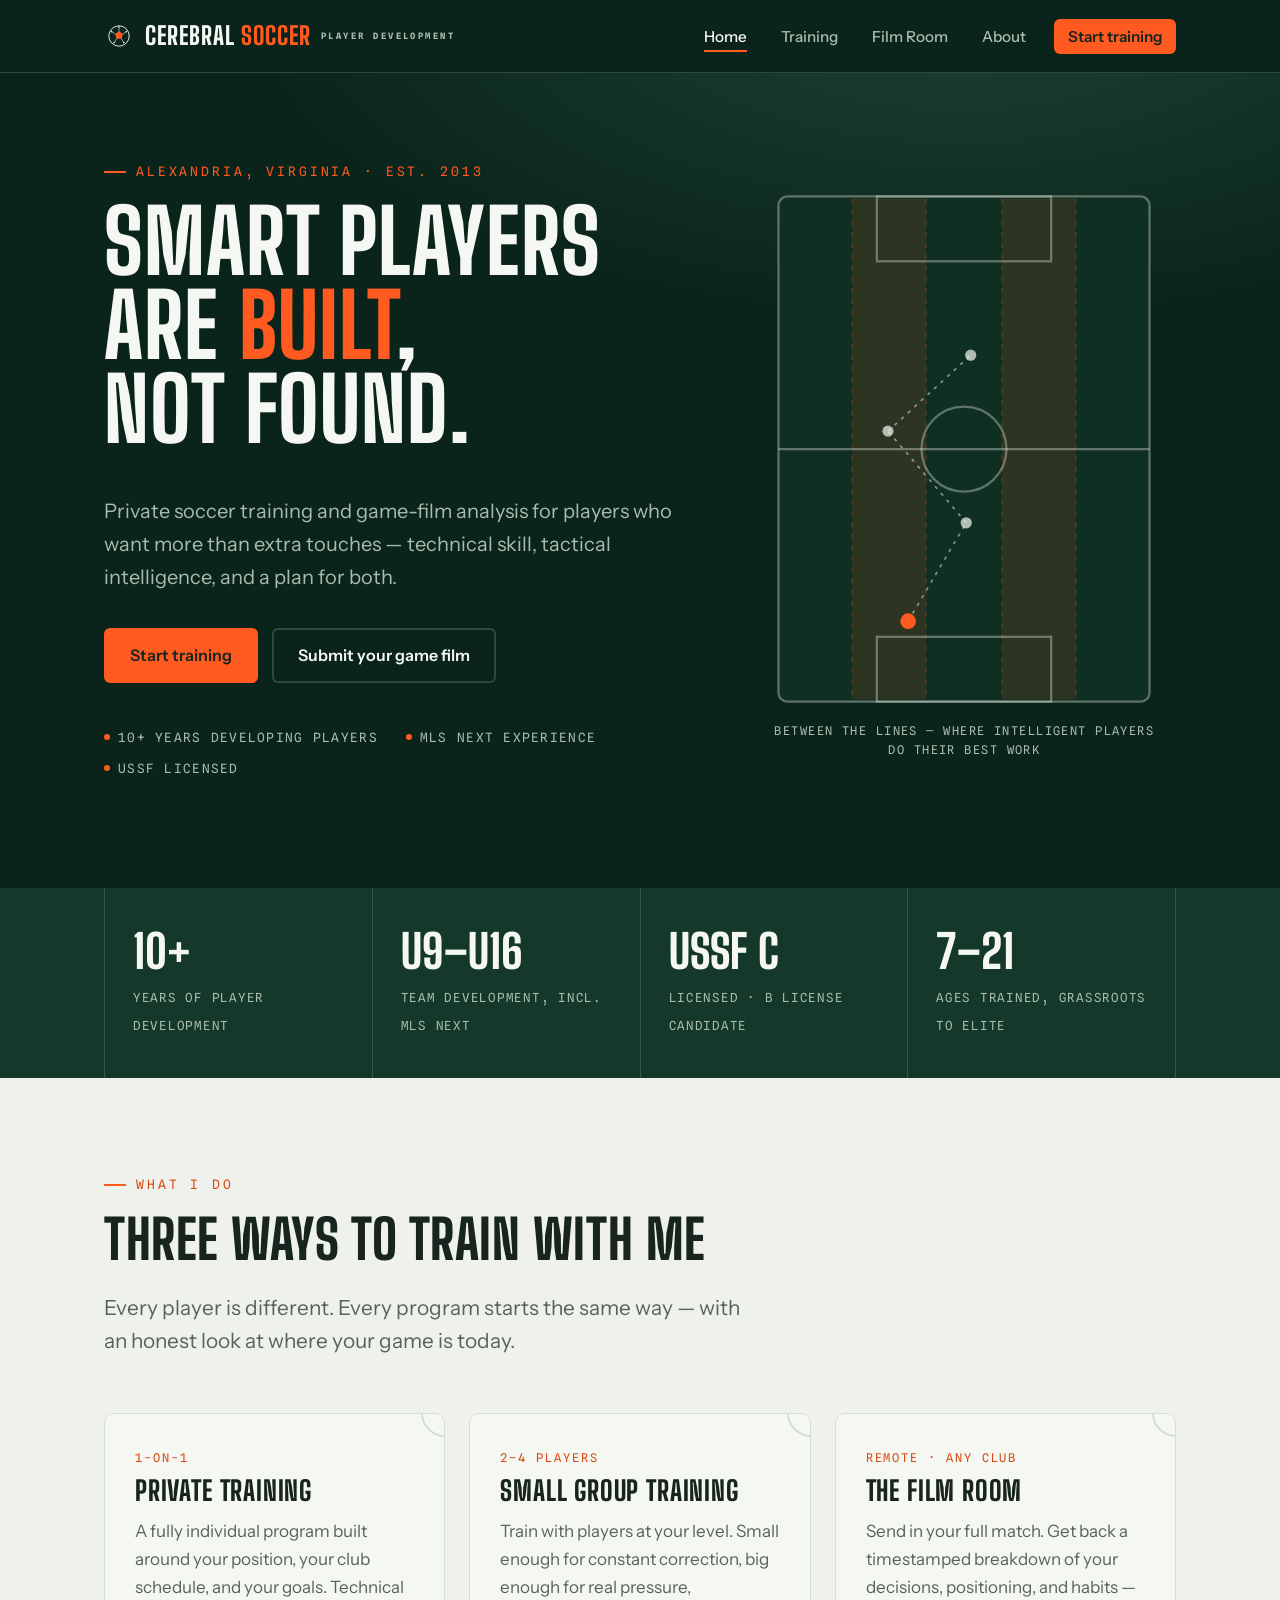
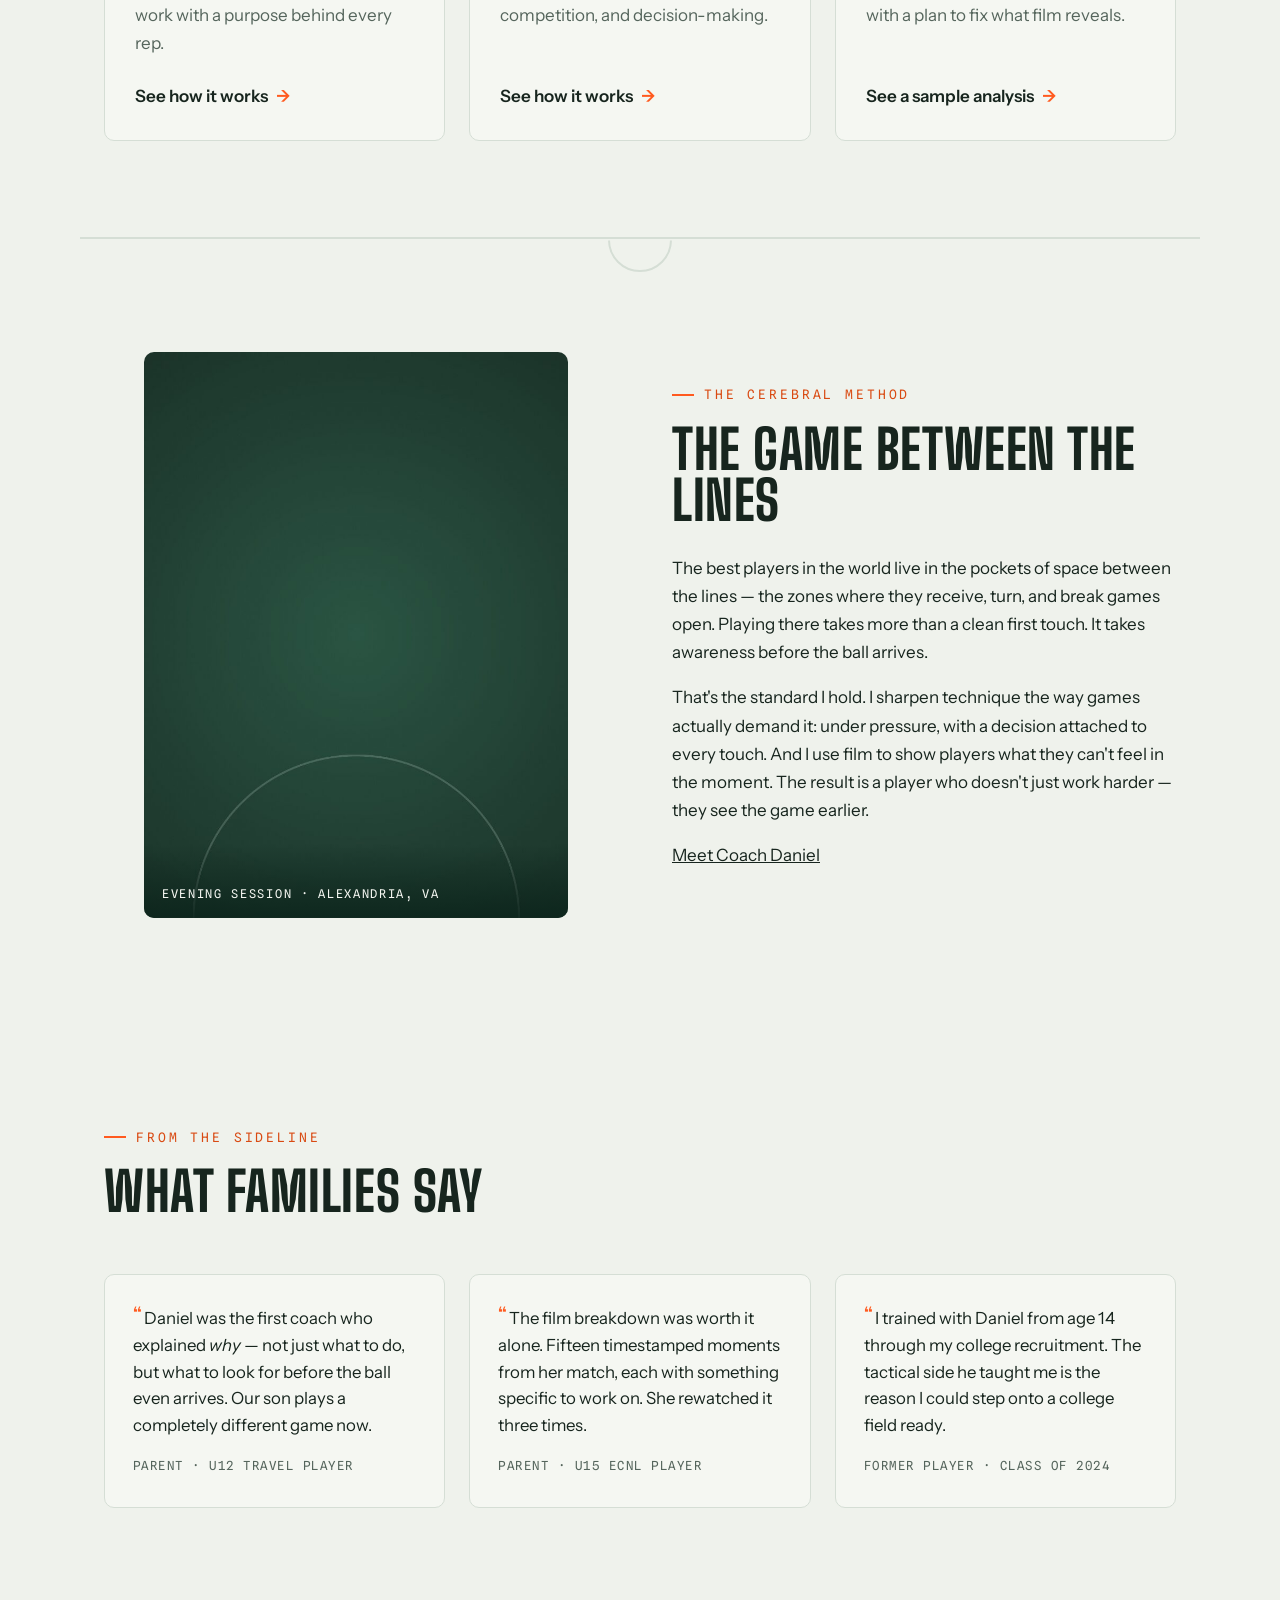
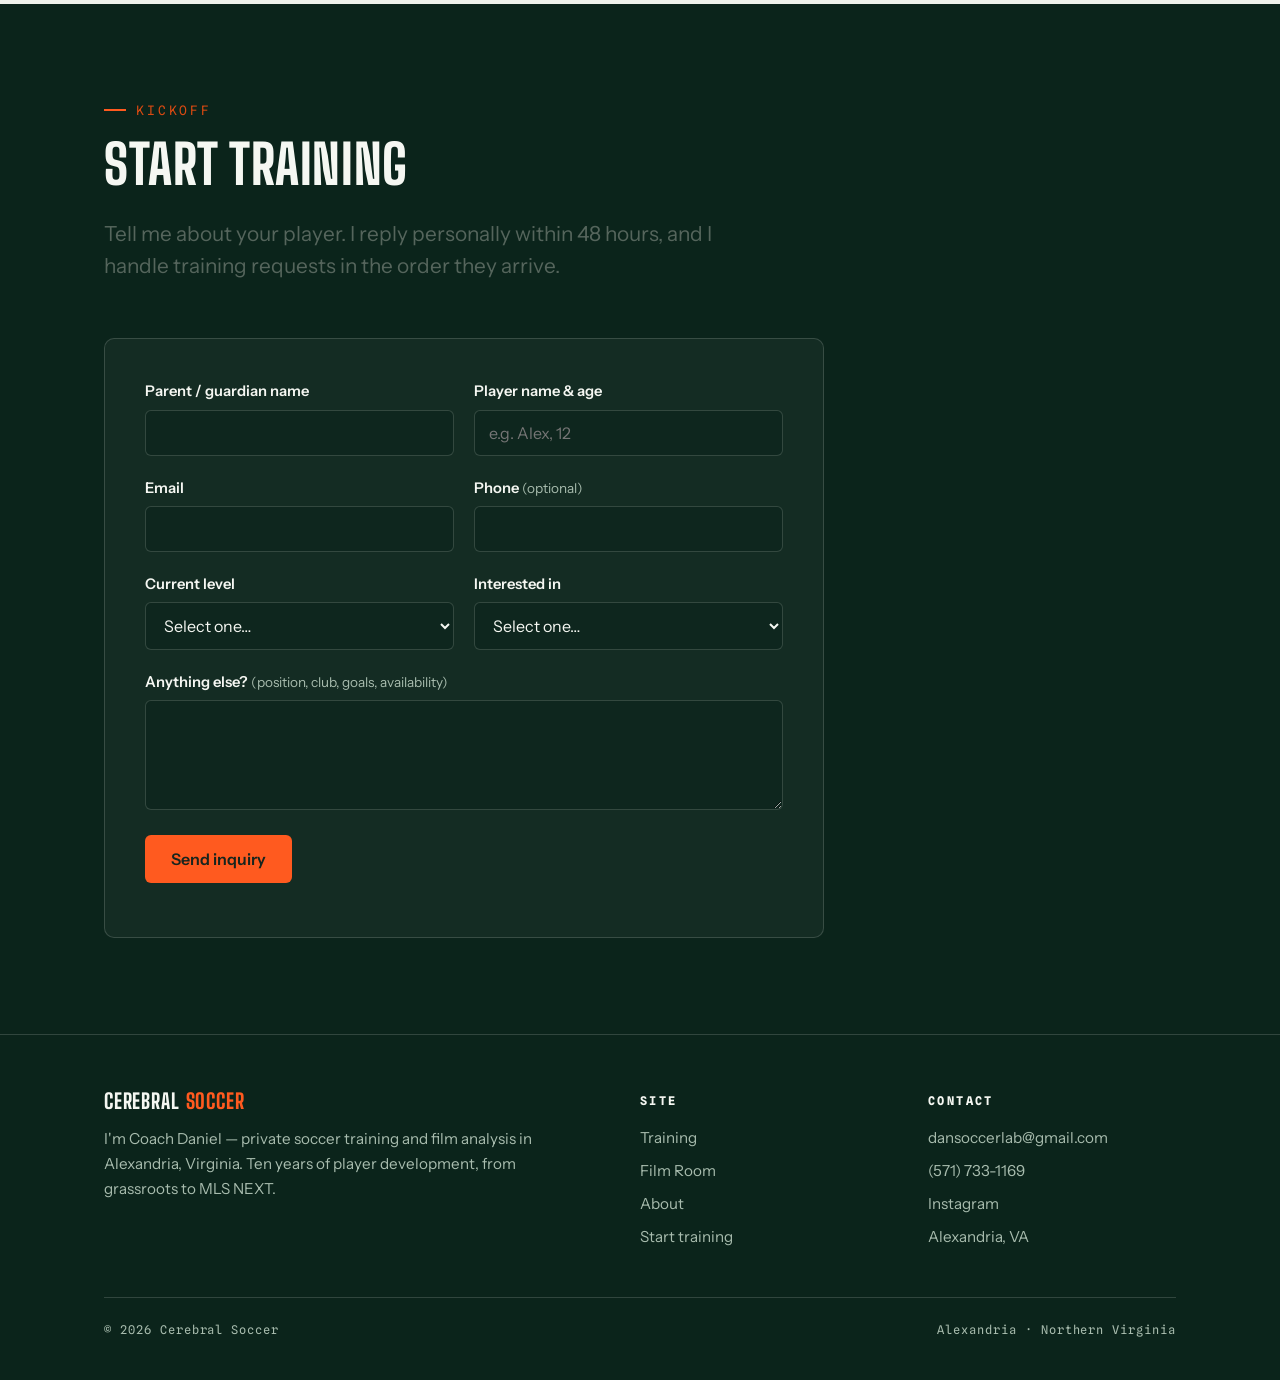
<file: index.html>
<!DOCTYPE html>
<html lang="en">
<head>
  <meta charset="UTF-8">
  <meta name="viewport" content="width=device-width, initial-scale=1.0">
  <title>Cerebral Soccer — Private Soccer Training &amp; Film Analysis · Alexandria, VA</title>
  <meta name="description" content="Private soccer training and game-film analysis in Alexandria, Virginia. A decade of player development from grassroots to MLS NEXT, led by Coach Daniel.">
  <meta property="og:title" content="Cerebral Soccer">
  <meta property="og:description" content="Private soccer training and game-film analysis in Alexandria, VA. Smart players are built, not found.">
  <meta property="og:type" content="website">
  <meta property="og:site_name" content="Cerebral Soccer">
  <meta property="og:url" content="https://cerebralsoccer.com/">
  <meta property="og:image" content="https://cerebralsoccer.com/images/og-card.png">
  <meta property="og:image:width" content="2400">
  <meta property="og:image:height" content="1260">
  <meta name="twitter:card" content="summary_large_image">
  <meta name="twitter:title" content="Cerebral Soccer">
  <meta name="twitter:description" content="Private soccer training and game-film analysis in Alexandria, VA. Smart players are built, not found.">
  <meta name="twitter:image" content="https://cerebralsoccer.com/images/og-card.png">
  <link rel="apple-touch-icon" href="/apple-touch-icon.png">
  <link rel="icon" href="data:image/svg+xml,%3Csvg%20xmlns%3D%27http%3A//www.w3.org/2000/svg%27%20viewBox%3D%270%200%20100%20100%27%3E%3Crect%20width%3D%27100%27%20height%3D%27100%27%20rx%3D%2720%27%20fill%3D%27%230b241b%27/%3E%3Ccircle%20cx%3D%2750%27%20cy%3D%2750%27%20r%3D%2731%27%20fill%3D%27none%27%20stroke%3D%27%23f5f7f2%27%20stroke-width%3D%273.5%27/%3E%3Cpath%20d%3D%27M50%2036%20L61%2044%20L57%2057%20L43%2057%20L39%2044%20Z%27%20fill%3D%27%23ff5a1f%27/%3E%3Cg%20stroke%3D%27%23f5f7f2%27%20stroke-width%3D%272.4%27%20stroke-linecap%3D%27round%27%3E%3Cline%20x1%3D%2750%27%20y1%3D%2736%27%20x2%3D%2750%27%20y2%3D%2724%27/%3E%3Cline%20x1%3D%2761%27%20y1%3D%2744%27%20x2%3D%2770%27%20y2%3D%2738%27/%3E%3Cline%20x1%3D%2757%27%20y1%3D%2757%27%20x2%3D%2763%27%20y2%3D%2768%27/%3E%3Cline%20x1%3D%2743%27%20y1%3D%2757%27%20x2%3D%2737%27%20y2%3D%2768%27/%3E%3Cline%20x1%3D%2739%27%20y1%3D%2744%27%20x2%3D%2730%27%20y2%3D%2738%27/%3E%3C/g%3E%3C/svg%3E">
  <link rel="preconnect" href="https://fonts.googleapis.com">
  <link rel="preconnect" href="https://fonts.gstatic.com" crossorigin>
  <link href="https://fonts.googleapis.com/css2?family=Big+Shoulders+Display:wght@600;700;800&family=Instrument+Sans:ital,wght@0,400;0,500;0,600;1,400&family=Spline+Sans+Mono:wght@400;500&display=swap" rel="stylesheet">
  <link rel="stylesheet" href="styles.css">
  <script type="application/ld+json">
  {
    "@context": "https://schema.org",
    "@type": "SportsActivityLocation",
    "name": "Cerebral Soccer",
    "description": "Private soccer training and game-film analysis for youth players. 1-on-1 sessions, small group training, and remote film breakdowns by a USSF-licensed coach with MLS NEXT experience.",
    "url": "https://cerebralsoccer.com/",
    "image": "https://cerebralsoccer.com/images/og-card.png",
    "email": "dansoccerlab@gmail.com",
    "telephone": "+1-571-733-1169",
    "areaServed": [
      { "@type": "City", "name": "Alexandria" },
      { "@type": "AdministrativeArea", "name": "Northern Virginia" }
    ],
    "address": {
      "@type": "PostalAddress",
      "addressLocality": "Alexandria",
      "addressRegion": "VA",
      "addressCountry": "US"
    },
    "founder": {
      "@type": "Person",
      "name": "Coach Daniel",
      "jobTitle": "Soccer Coach",
      "description": "USSF C licensed youth soccer coach, USSF B License candidate, with a decade of player development including MLS NEXT."
    },
    "makesOffer": [
      { "@type": "Offer", "itemOffered": { "@type": "Service", "name": "Private 1-on-1 Soccer Training" } },
      { "@type": "Offer", "itemOffered": { "@type": "Service", "name": "Small Group Soccer Training" } },
      { "@type": "Offer", "itemOffered": { "@type": "Service", "name": "Game Film Analysis" } }
    ]
  }
  </script>
</head>
<body>
  <a class="skip-link" href="#main">Skip to content</a>

  <header class="site-header">
    <div class="container nav-bar">
      <a class="wordmark" href="index.html" aria-label="Cerebral Soccer — home">
        <img class="wordmark-logo" src="logo.svg" alt="" width="30" height="30">
        <span class="half">Cerebral&nbsp;</span><span class="lab">Soccer</span>
        <small>Player Development</small>
      </a>
      <button class="nav-toggle" aria-expanded="false" aria-controls="nav-links" aria-label="Toggle menu">
        <svg class="icon-open" width="26" height="26" viewBox="0 0 24 24" fill="none" stroke="currentColor" stroke-width="2" aria-hidden="true"><path d="M3 6h18M3 12h18M3 18h18"/></svg>
        <svg class="icon-close" width="26" height="26" viewBox="0 0 24 24" fill="none" stroke="currentColor" stroke-width="2" aria-hidden="true"><path d="M5 5l14 14M19 5L5 19"/></svg>
      </button>
      <ul class="nav-links" id="nav-links">
        <li><a href="index.html" aria-current="page">Home</a></li>
        <li><a href="training.html">Training</a></li>
        <li><a href="film-room.html">Film Room</a></li>
        <li><a href="about.html">About</a></li>
        <li><a class="nav-cta" href="#contact">Start training</a></li>
      </ul>
    </div>
  </header>

  <main id="main">

    <!-- ================= HERO ================= -->
    <section class="hero on-dark">
      <div class="container hero-grid">
        <div>
          <p class="eyebrow">Alexandria, Virginia · Est. 2013</p>
          <h1>Smart players<br>are <span class="accent">built</span>,<br>not found.</h1>
          <p class="hero-sub">Private soccer training and game-film analysis for players who want more than extra touches — technical skill, tactical intelligence, and a plan for both.</p>
          <div class="hero-ctas">
            <a class="btn btn-cone" href="#contact">Start training</a>
            <a class="btn btn-ghost" href="film-room.html">Submit your game film</a>
          </div>
          <ul class="hero-cred">
            <li>10+ years developing players</li>
            <li>MLS NEXT experience</li>
            <li>USSF licensed</li>
          </ul>
        </div>

        <figure class="hero-pitch" aria-hidden="false">
          <svg viewBox="0 0 340 460" role="img" aria-label="Pitch diagram with the smart zones between the lines highlighted in orange">
            <!-- pitch base -->
            <rect x="4" y="4" width="332" height="452" rx="8" fill="#0f2f23" stroke="#f5f7f2" stroke-opacity="0.35" stroke-width="2"/>
            <!-- highlighted channels -->
            <rect x="70" y="6" width="66" height="448" fill="#ff5a1f" opacity="0.13"/>
            <rect x="204" y="6" width="66" height="448" fill="#ff5a1f" opacity="0.13"/>
            <line x1="70" y1="6" x2="70" y2="454" stroke="#ff5a1f" stroke-opacity="0.35" stroke-dasharray="4 6"/>
            <line x1="136" y1="6" x2="136" y2="454" stroke="#ff5a1f" stroke-opacity="0.35" stroke-dasharray="4 6"/>
            <line x1="204" y1="6" x2="204" y2="454" stroke="#ff5a1f" stroke-opacity="0.35" stroke-dasharray="4 6"/>
            <line x1="270" y1="6" x2="270" y2="454" stroke="#ff5a1f" stroke-opacity="0.35" stroke-dasharray="4 6"/>
            <!-- pitch markings -->
            <line x1="4" y1="230" x2="336" y2="230" stroke="#f5f7f2" stroke-opacity="0.35" stroke-width="2"/>
            <circle cx="170" cy="230" r="38" fill="none" stroke="#f5f7f2" stroke-opacity="0.35" stroke-width="2"/>
            <rect x="92" y="4" width="156" height="58" fill="none" stroke="#f5f7f2" stroke-opacity="0.35" stroke-width="2"/>
            <rect x="92" y="398" width="156" height="58" fill="none" stroke="#f5f7f2" stroke-opacity="0.35" stroke-width="2"/>
            <!-- pass sequence through the channel -->
            <path d="M120 384 L172 296 M172 296 L102 214 M102 214 L176 146" stroke="#f5f7f2" stroke-opacity="0.5" stroke-width="1.5" stroke-dasharray="3 5"/>
            <circle cx="172" cy="296" r="5" fill="#f5f7f2" opacity="0.7"/>
            <circle cx="102" cy="214" r="5" fill="#f5f7f2" opacity="0.7"/>
            <circle cx="176" cy="146" r="5" fill="#f5f7f2" opacity="0.7"/>
            <circle class="ball" cx="120" cy="384" r="7" fill="#ff5a1f"/>
          </svg>
          <figcaption>Between the lines — where intelligent players do their best work</figcaption>
        </figure>
      </div>
    </section>

    <!-- ================= CREDENTIAL BAND ================= -->
    <section class="cred-band" aria-label="Coaching credentials">
      <div class="container">
        <div class="cred-grid">
          <div class="cred-cell reveal">
            <span class="big">10+</span>
            <span class="label">Years of player development</span>
          </div>
          <div class="cred-cell reveal">
            <span class="big">U9–U16</span>
            <span class="label">Team development, incl. MLS NEXT</span>
          </div>
          <div class="cred-cell reveal">
            <span class="big">USSF C</span>
            <span class="label">Licensed · B License candidate</span>
          </div>
          <div class="cred-cell reveal">
            <span class="big">7–21</span>
            <span class="label">Ages trained, grassroots to elite</span>
          </div>
        </div>
      </div>
    </section>

    <!-- ================= OFFERS ================= -->
    <section class="section on-light">
      <div class="container">
        <div class="section-head">
          <p class="eyebrow">What I do</p>
          <h2>Three ways to train with me</h2>
          <p class="lede">Every player is different. Every program starts the same way — with an honest look at where your game is today.</p>
        </div>
        <div class="card-grid">
          <article class="card reveal">
            <span class="card-tag">1-on-1</span>
            <h3>Private Training</h3>
            <p>A fully individual program built around your position, your club schedule, and your goals. Technical work with a purpose behind every rep.</p>
            <a class="card-link" href="training.html">See how it works</a>
          </article>
          <article class="card reveal">
            <span class="card-tag">2–4 players</span>
            <h3>Small Group Training</h3>
            <p>Train with players at your level. Small enough for constant correction, big enough for real pressure, competition, and decision-making.</p>
            <a class="card-link" href="training.html#small-group">See how it works</a>
          </article>
          <article class="card reveal">
            <span class="card-tag">Remote · Any club</span>
            <h3>The Film Room</h3>
            <p>Send in your full match. Get back a timestamped breakdown of your decisions, positioning, and habits — with a plan to fix what film reveals.</p>
            <a class="card-link" href="film-room.html">See a sample analysis</a>
          </article>
        </div>
      </div>
    </section>

    <div class="pitch-divider" role="presentation"></div>

    <!-- ================= PHILOSOPHY ================= -->
    <section class="section">
      <div class="container split">
        <figure class="photo reveal" style="aspect-ratio: 3 / 4;">
          <!-- SWAP: replace images/coach-huddle.jpg with the real floodlight training photo -->
          <img src="images/coach-huddle.jpg" alt="Coach Daniel talking through a training point with a group of young players under the floodlights" loading="lazy">
          <figcaption>Evening session · Alexandria, VA</figcaption>
        </figure>
        <div class="reveal">
          <p class="eyebrow">The Cerebral method</p>
          <h2>The game between the lines</h2>
          <p>The best players in the world live in the pockets of space between the lines — the zones where they receive, turn, and break games open. Playing there takes more than a clean first touch. It takes awareness before the ball arrives.</p>
          <p>That's the standard I hold. I sharpen technique the way games actually demand it: under pressure, with a decision attached to every touch. And I use film to show players what they can't feel in the moment. The result is a player who doesn't just work harder — they see the game earlier.</p>
          <p><a class="card-link" href="about.html">Meet Coach Daniel</a></p>
        </div>
      </div>
    </section>

    <!-- ================= QUOTES ================= -->
    <section class="section on-light" aria-label="What families say">
      <div class="container">
        <div class="section-head">
          <p class="eyebrow">From the sideline</p>
          <h2>What families say</h2>
        </div>
        <!-- SWAP: replace these placeholder quotes with real family testimonials before launch -->
        <div class="quote-grid">
          <figure class="quote reveal">
            <p>Daniel was the first coach who explained <em>why</em> — not just what to do, but what to look for before the ball even arrives. Our son plays a completely different game now.</p>
            <figcaption>Parent · U12 travel player</figcaption>
          </figure>
          <figure class="quote reveal">
            <p>The film breakdown was worth it alone. Fifteen timestamped moments from her match, each with something specific to work on. She rewatched it three times.</p>
            <figcaption>Parent · U15 ECNL player</figcaption>
          </figure>
          <figure class="quote reveal">
            <p>I trained with Daniel from age 14 through my college recruitment. The tactical side he taught me is the reason I could step onto a college field ready.</p>
            <figcaption>Former player · Class of 2024</figcaption>
          </figure>
        </div>
      </div>
    </section>

    <!-- ================= CONTACT ================= -->
    <section class="section on-night" id="contact">
      <div class="container">
        <div class="section-head">
          <p class="eyebrow">Kickoff</p>
          <h2>Start training</h2>
          <p class="lede">Tell me about your player. I reply personally within 48 hours, and I handle training requests in the order they arrive.</p>
        </div>

        <form class="form-shell" action="https://formspree.io/f/mjgnkwee" method="POST" data-dsl-form novalidate="">
          <div class="form-grid">
            <div>
              <label for="c-parent">Parent / guardian name</label>
              <input id="c-parent" name="parent_name" type="text" autocomplete="name" required>
            </div>
            <div>
              <label for="c-player">Player name &amp; age</label>
              <input id="c-player" name="player_name_age" type="text" placeholder="e.g. Alex, 12" required>
            </div>
            <div>
              <label for="c-email">Email</label>
              <input id="c-email" name="email" type="email" autocomplete="email" required>
            </div>
            <div>
              <label for="c-phone">Phone <span class="hint">(optional)</span></label>
              <input id="c-phone" name="phone" type="tel" autocomplete="tel">
            </div>
            <div>
              <label for="c-level">Current level</label>
              <select id="c-level" name="current_level" required>
                <option value="">Select one…</option>
                <option>Recreational</option>
                <option>Travel / club</option>
                <option>ECNL / MLS NEXT / academy</option>
                <option>High school</option>
                <option>College</option>
              </select>
            </div>
            <div>
              <label for="c-interest">Interested in</label>
              <select id="c-interest" name="interested_in" required>
                <option value="">Select one…</option>
                <option>Private training</option>
                <option>Small group training</option>
                <option>Film Room analysis</option>
                <option>Not sure yet</option>
              </select>
            </div>
            <div class="full">
              <label for="c-msg">Anything else? <span class="hint">(position, club, goals, availability)</span></label>
              <textarea id="c-msg" name="message"></textarea>
            </div>
          </div>
          <input type="text" name="_gotcha" class="hp-field" tabindex="-1" autocomplete="off" aria-hidden="true">
          <input type="hidden" name="_subject" value="New training inquiry — Cerebral Soccer website">
          <div class="form-status" role="status" aria-live="polite"></div>
          <p class="form-note"><button class="btn btn-cone" type="submit" data-label="Send inquiry">Send inquiry</button></p>
        </form>
      </div>
    </section>

  </main>

  <footer class="site-footer">
    <div class="container">
      <div class="footer-grid">
        <div>
          <a class="wordmark" href="index.html" aria-label="Cerebral Soccer — home">
            <span class="half">Cerebral&nbsp;</span><span class="lab">Soccer</span>
          </a>
          <p style="margin-top:14px; max-width: 32em;">I'm Coach Daniel — private soccer training and film analysis in Alexandria, Virginia. Ten years of player development, from grassroots to MLS NEXT.</p>
        </div>
        <div>
          <h4>Site</h4>
          <ul>
            <li><a href="training.html">Training</a></li>
            <li><a href="film-room.html">Film Room</a></li>
            <li><a href="about.html">About</a></li>
            <li><a href="index.html#contact">Start training</a></li>
          </ul>
        </div>
        <div>
          <h4>Contact</h4>
          <ul>
            <!-- SWAP: replace Instagram placeholder with Daniel's real Instagram URL -->
            <li><a href="mailto:dansoccerlab@gmail.com">dansoccerlab@gmail.com</a></li>
            <li><a href="tel:+15717331169">(571) 733-1169</a></li>
            <li><a href="https://instagram.com" rel="noopener">Instagram</a></li>
            <li>Alexandria, VA</li>
          </ul>
        </div>
      </div>
      <div class="footer-bottom">
        <span>© <span id="year">2026</span> Cerebral Soccer</span>
        <span>Alexandria · Northern Virginia</span>
      </div>
    </div>
  </footer>

  <script src="main.js"></script>
</body>
</html>
</file>
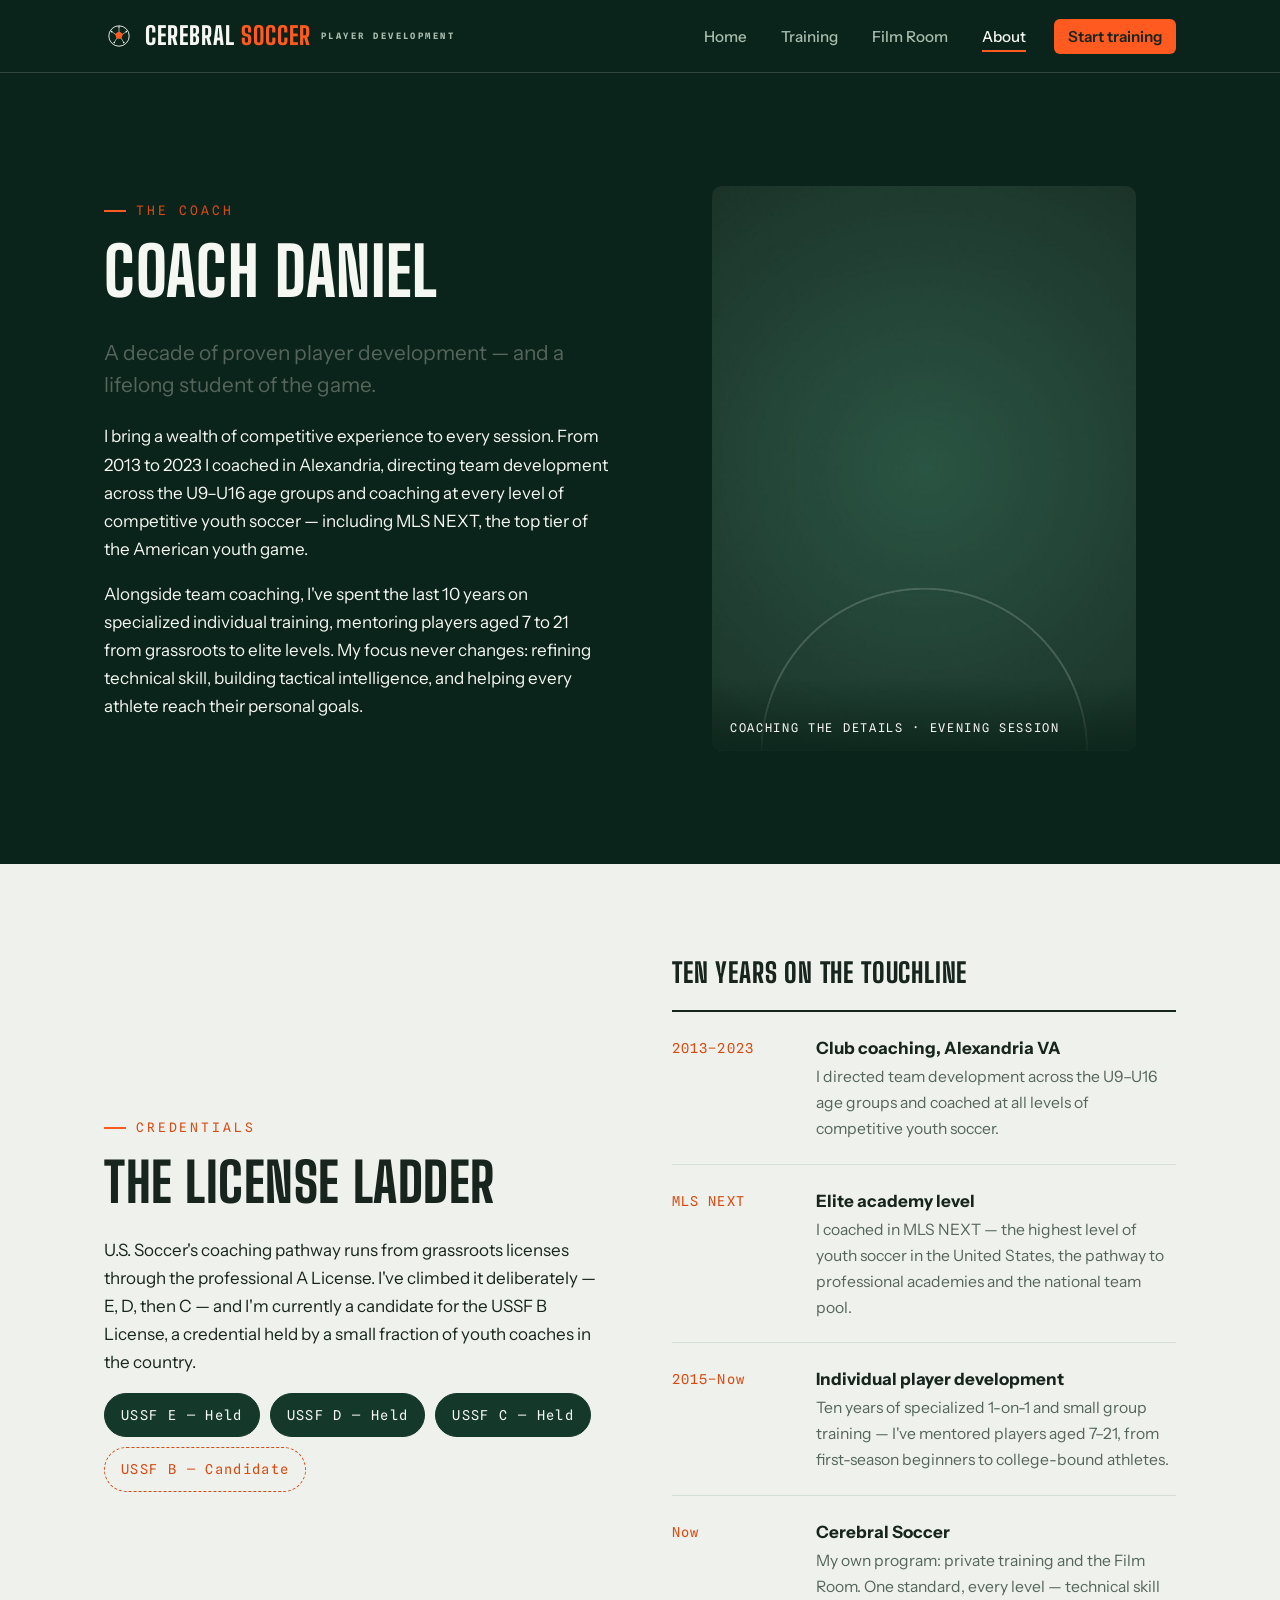
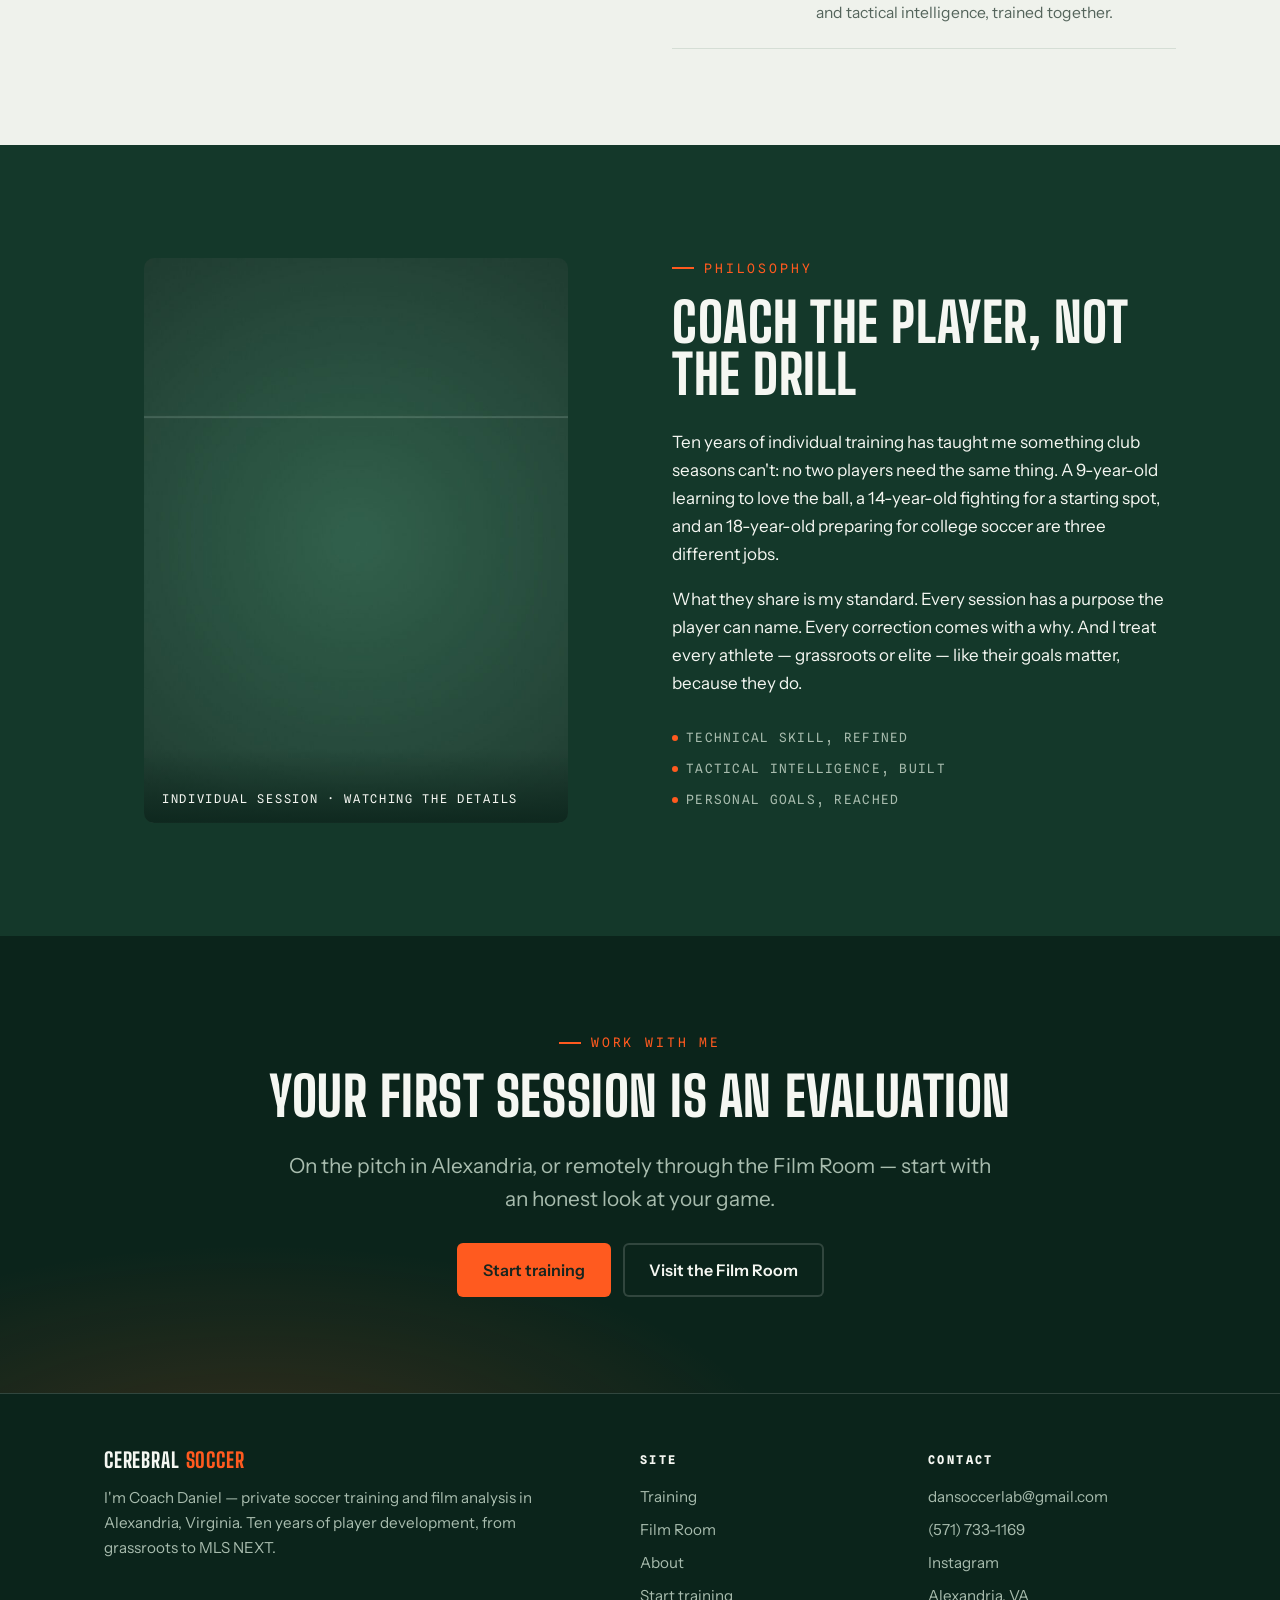
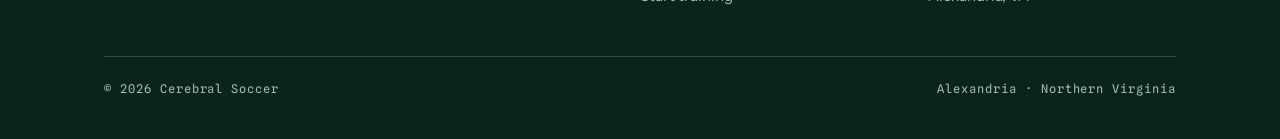
<file: about.html>
<!DOCTYPE html>
<html lang="en">
<head>
  <meta charset="UTF-8">
  <meta name="viewport" content="width=device-width, initial-scale=1.0">
  <title>About Coach Daniel — Cerebral Soccer · Alexandria, VA</title>
  <meta name="description" content="Coach Daniel: a decade of player development in Alexandria, VA — U9 to U16 team development including MLS NEXT, USSF C licensed, and 10 years of individual training for players aged 7–21.">
  <meta property="og:title" content="About Coach Daniel — Cerebral Soccer">
  <meta property="og:description" content="A decade of player development in Alexandria, VA — including MLS NEXT. USSF C licensed, B License candidate.">
  <meta property="og:type" content="website">
  <meta property="og:site_name" content="Cerebral Soccer">
  <meta property="og:url" content="https://cerebralsoccer.com/about.html">
  <meta property="og:image" content="https://cerebralsoccer.com/images/og-card.png">
  <meta name="twitter:card" content="summary_large_image">
  <meta name="twitter:image" content="https://cerebralsoccer.com/images/og-card.png">
  <link rel="apple-touch-icon" href="/apple-touch-icon.png">
  <link rel="icon" href="data:image/svg+xml,%3Csvg%20xmlns%3D%27http%3A//www.w3.org/2000/svg%27%20viewBox%3D%270%200%20100%20100%27%3E%3Crect%20width%3D%27100%27%20height%3D%27100%27%20rx%3D%2720%27%20fill%3D%27%230b241b%27/%3E%3Ccircle%20cx%3D%2750%27%20cy%3D%2750%27%20r%3D%2731%27%20fill%3D%27none%27%20stroke%3D%27%23f5f7f2%27%20stroke-width%3D%273.5%27/%3E%3Cpath%20d%3D%27M50%2036%20L61%2044%20L57%2057%20L43%2057%20L39%2044%20Z%27%20fill%3D%27%23ff5a1f%27/%3E%3Cg%20stroke%3D%27%23f5f7f2%27%20stroke-width%3D%272.4%27%20stroke-linecap%3D%27round%27%3E%3Cline%20x1%3D%2750%27%20y1%3D%2736%27%20x2%3D%2750%27%20y2%3D%2724%27/%3E%3Cline%20x1%3D%2761%27%20y1%3D%2744%27%20x2%3D%2770%27%20y2%3D%2738%27/%3E%3Cline%20x1%3D%2757%27%20y1%3D%2757%27%20x2%3D%2763%27%20y2%3D%2768%27/%3E%3Cline%20x1%3D%2743%27%20y1%3D%2757%27%20x2%3D%2737%27%20y2%3D%2768%27/%3E%3Cline%20x1%3D%2739%27%20y1%3D%2744%27%20x2%3D%2730%27%20y2%3D%2738%27/%3E%3C/g%3E%3C/svg%3E">
  <link rel="preconnect" href="https://fonts.googleapis.com">
  <link rel="preconnect" href="https://fonts.gstatic.com" crossorigin>
  <link href="https://fonts.googleapis.com/css2?family=Big+Shoulders+Display:wght@600;700;800&family=Instrument+Sans:ital,wght@0,400;0,500;0,600;1,400&family=Spline+Sans+Mono:wght@400;500&display=swap" rel="stylesheet">
  <link rel="stylesheet" href="styles.css">
</head>
<body>
  <a class="skip-link" href="#main">Skip to content</a>

  <header class="site-header">
    <div class="container nav-bar">
      <a class="wordmark" href="index.html" aria-label="Cerebral Soccer — home">
        <img class="wordmark-logo" src="logo.svg" alt="" width="30" height="30">
        <span class="half">Cerebral&nbsp;</span><span class="lab">Soccer</span>
        <small>Player Development</small>
      </a>
      <button class="nav-toggle" aria-expanded="false" aria-controls="nav-links" aria-label="Toggle menu">
        <svg class="icon-open" width="26" height="26" viewBox="0 0 24 24" fill="none" stroke="currentColor" stroke-width="2" aria-hidden="true"><path d="M3 6h18M3 12h18M3 18h18"/></svg>
        <svg class="icon-close" width="26" height="26" viewBox="0 0 24 24" fill="none" stroke="currentColor" stroke-width="2" aria-hidden="true"><path d="M5 5l14 14M19 5L5 19"/></svg>
      </button>
      <ul class="nav-links" id="nav-links">
        <li><a href="index.html">Home</a></li>
        <li><a href="training.html">Training</a></li>
        <li><a href="film-room.html">Film Room</a></li>
        <li><a href="about.html" aria-current="page">About</a></li>
        <li><a class="nav-cta" href="index.html#contact">Start training</a></li>
      </ul>
    </div>
  </header>

  <main id="main">

    <!-- ================= BIO ================= -->
    <section class="section on-night">
      <div class="container split">
        <div>
          <p class="eyebrow">The coach</p>
          <h1 style="font-size: clamp(2.6rem, 6vw, 4.2rem);">Coach Daniel</h1>
          <p class="lede">A decade of proven player development — and a lifelong student of the game.</p>
          <p style="margin-top:20px;">I bring a wealth of competitive experience to every session. From 2013 to 2023 I coached in Alexandria, directing team development across the U9–U16 age groups and coaching at every level of competitive youth soccer — including MLS NEXT, the top tier of the American youth game.</p>
          <p>Alongside team coaching, I've spent the last 10 years on specialized individual training, mentoring players aged 7 to 21 from grassroots to elite levels. My focus never changes: refining technical skill, building tactical intelligence, and helping every athlete reach their personal goals.</p>
        </div>
        <figure class="photo reveal" style="aspect-ratio: 3 / 4;">
          <!-- SWAP: replace images/coach-huddle.jpg with the real floodlight training photo -->
          <img src="images/coach-huddle.jpg" alt="Coach Daniel coaching a group of young players during an evening session under the floodlights" loading="lazy">
          <figcaption>Coaching the details · evening session</figcaption>
        </figure>
      </div>
    </section>

    <!-- ================= LICENSES ================= -->
    <section class="section">
      <div class="container split">
        <div class="reveal">
          <p class="eyebrow">Credentials</p>
          <h2>The license ladder</h2>
          <p>U.S. Soccer's coaching pathway runs from grassroots licenses through the professional A License. I've climbed it deliberately — E, D, then C — and I'm currently a candidate for the USSF B License, a credential held by a small fraction of youth coaches in the country.</p>
          <ul class="license-ladder" aria-label="USSF coaching licenses">
            <li class="held">USSF E — Held</li>
            <li class="held">USSF D — Held</li>
            <li class="held">USSF C — Held</li>
            <li class="next">USSF B — Candidate</li>
          </ul>
        </div>
        <div class="reveal">
          <h3 style="margin-bottom:24px;">Ten years on the touchline</h3>
          <ul class="timeline">
            <li>
              <span class="years">2013–2023</span>
              <div>
                <strong>Club coaching, Alexandria VA</strong>
                <p>I directed team development across the U9–U16 age groups and coached at all levels of competitive youth soccer.</p>
              </div>
            </li>
            <li>
              <span class="years">MLS NEXT</span>
              <div>
                <strong>Elite academy level</strong>
                <p>I coached in MLS NEXT — the highest level of youth soccer in the United States, the pathway to professional academies and the national team pool.</p>
              </div>
            </li>
            <li>
              <span class="years">2015–Now</span>
              <div>
                <strong>Individual player development</strong>
                <p>Ten years of specialized 1-on-1 and small group training — I've mentored players aged 7–21, from first-season beginners to college-bound athletes.</p>
              </div>
            </li>
            <li>
              <span class="years">Now</span>
              <div>
                <strong>Cerebral Soccer</strong>
                <p>My own program: private training and the Film Room. One standard, every level — technical skill and tactical intelligence, trained together.</p>
              </div>
            </li>
          </ul>
        </div>
      </div>
    </section>

    <!-- ================= PHILOSOPHY ================= -->
    <section class="section on-dark">
      <div class="container split">
        <figure class="photo reveal" style="aspect-ratio: 3 / 4;">
          <!-- SWAP: replace images/coach-session.jpg with the real 1-on-1 training photo -->
          <img src="images/coach-session.jpg" alt="Coach Daniel observing a young player working on close control with the ball" loading="lazy">
          <figcaption>Individual session · watching the details</figcaption>
        </figure>
        <div class="reveal">
          <p class="eyebrow">Philosophy</p>
          <h2>Coach the player, not the drill</h2>
          <p>Ten years of individual training has taught me something club seasons can't: no two players need the same thing. A 9-year-old learning to love the ball, a 14-year-old fighting for a starting spot, and an 18-year-old preparing for college soccer are three different jobs.</p>
          <p>What they share is my standard. Every session has a purpose the player can name. Every correction comes with a why. And I treat every athlete — grassroots or elite — like their goals matter, because they do.</p>
          <ul class="hero-cred" style="margin-top:30px;">
            <li>Technical skill, refined</li>
            <li>Tactical intelligence, built</li>
            <li>Personal goals, reached</li>
          </ul>
        </div>
      </div>
    </section>

    <!-- ================= CTA ================= -->
    <section class="section cta-banner on-dark">
      <div class="container">
        <p class="eyebrow" style="justify-content:center;">Work with me</p>
        <h2>Your first session is an evaluation</h2>
        <p class="lede" style="margin:0 auto 18px;">On the pitch in Alexandria, or remotely through the Film Room — start with an honest look at your game.</p>
        <div class="cta-actions">
          <a class="btn btn-cone" href="index.html#contact">Start training</a>
          <a class="btn btn-ghost" href="film-room.html">Visit the Film Room</a>
        </div>
      </div>
    </section>

  </main>

  <footer class="site-footer">
    <div class="container">
      <div class="footer-grid">
        <div>
          <a class="wordmark" href="index.html" aria-label="Cerebral Soccer — home">
            <span class="half">Cerebral&nbsp;</span><span class="lab">Soccer</span>
          </a>
          <p style="margin-top:14px; max-width: 32em;">I'm Coach Daniel — private soccer training and film analysis in Alexandria, Virginia. Ten years of player development, from grassroots to MLS NEXT.</p>
        </div>
        <div>
          <h4>Site</h4>
          <ul>
            <li><a href="training.html">Training</a></li>
            <li><a href="film-room.html">Film Room</a></li>
            <li><a href="about.html">About</a></li>
            <li><a href="index.html#contact">Start training</a></li>
          </ul>
        </div>
        <div>
          <h4>Contact</h4>
          <ul>
            <!-- SWAP: replace Instagram placeholder with Daniel's real Instagram URL -->
            <li><a href="mailto:dansoccerlab@gmail.com">dansoccerlab@gmail.com</a></li>
            <li><a href="tel:+15717331169">(571) 733-1169</a></li>
            <li><a href="https://instagram.com" rel="noopener">Instagram</a></li>
            <li>Alexandria, VA</li>
          </ul>
        </div>
      </div>
      <div class="footer-bottom">
        <span>© <span id="year">2026</span> Cerebral Soccer</span>
        <span>Alexandria · Northern Virginia</span>
      </div>
    </div>
  </footer>

  <script src="main.js"></script>
</body>
</html>
</file>
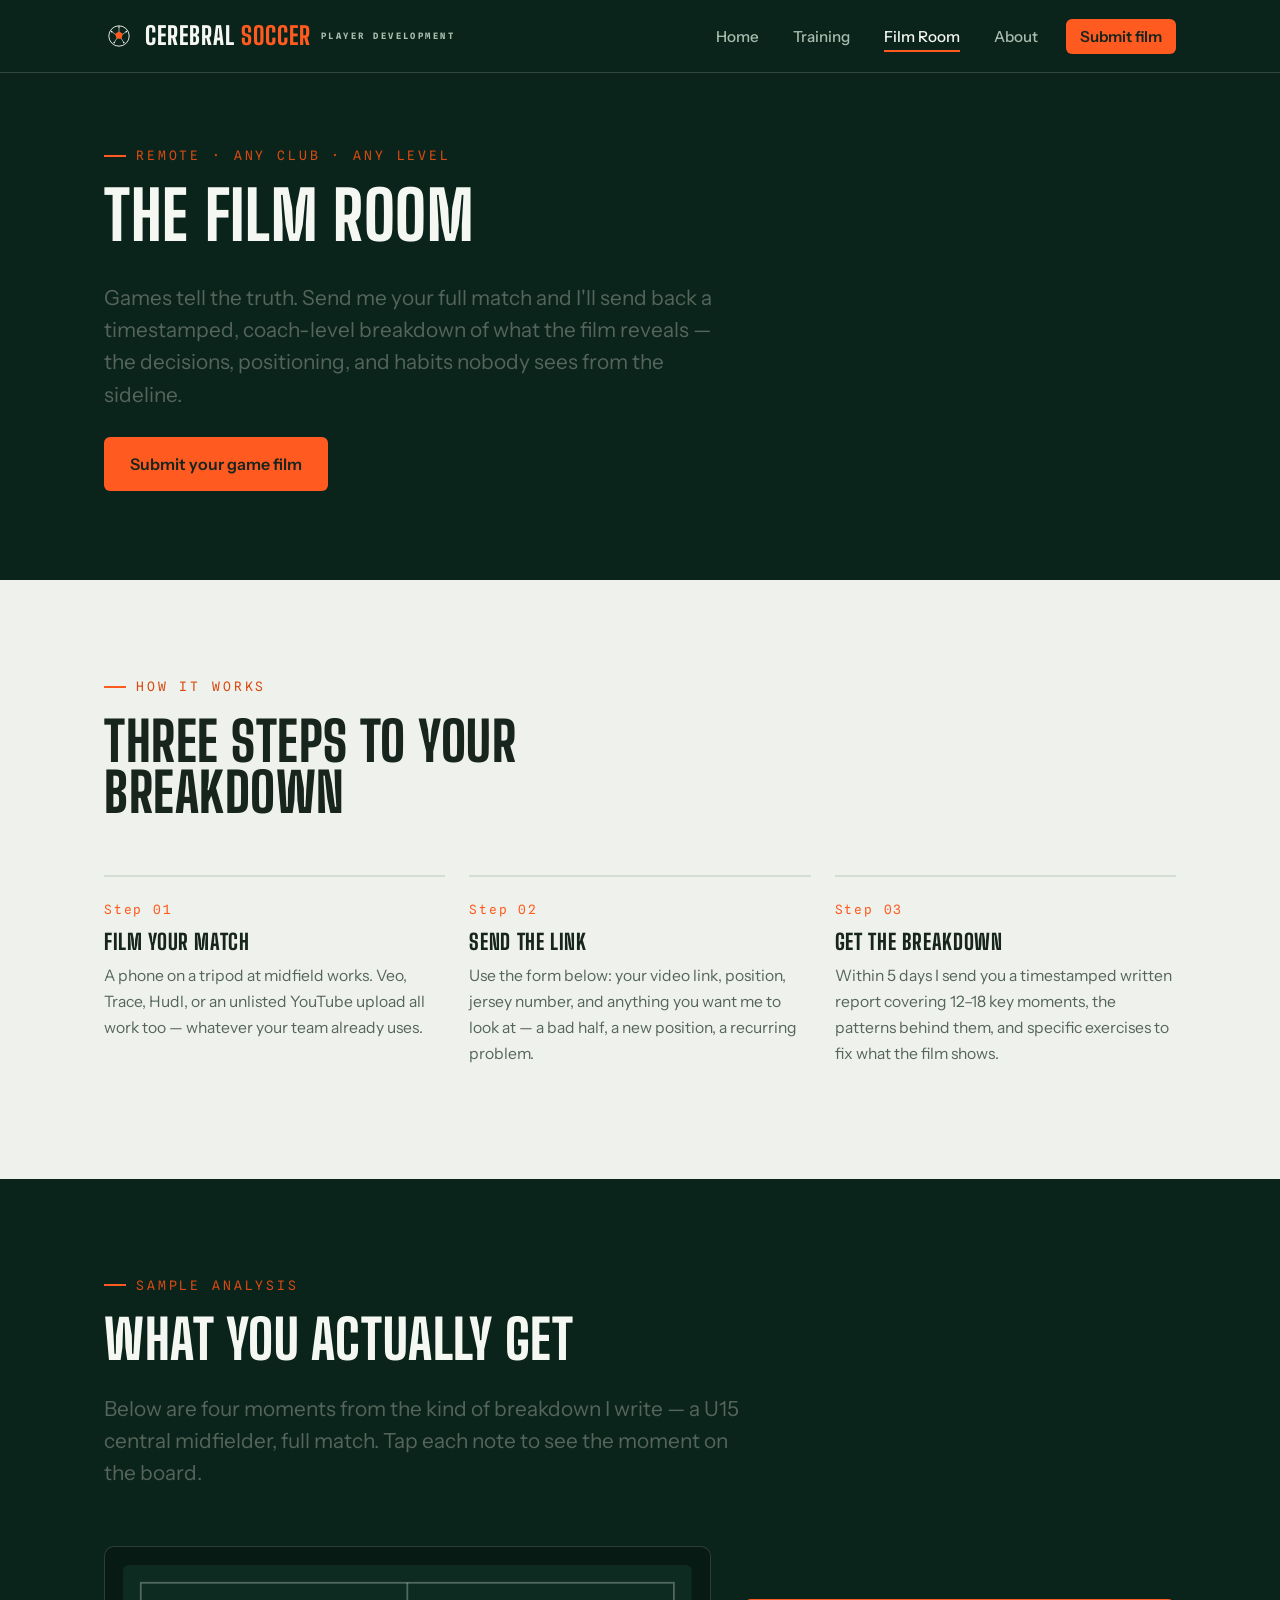
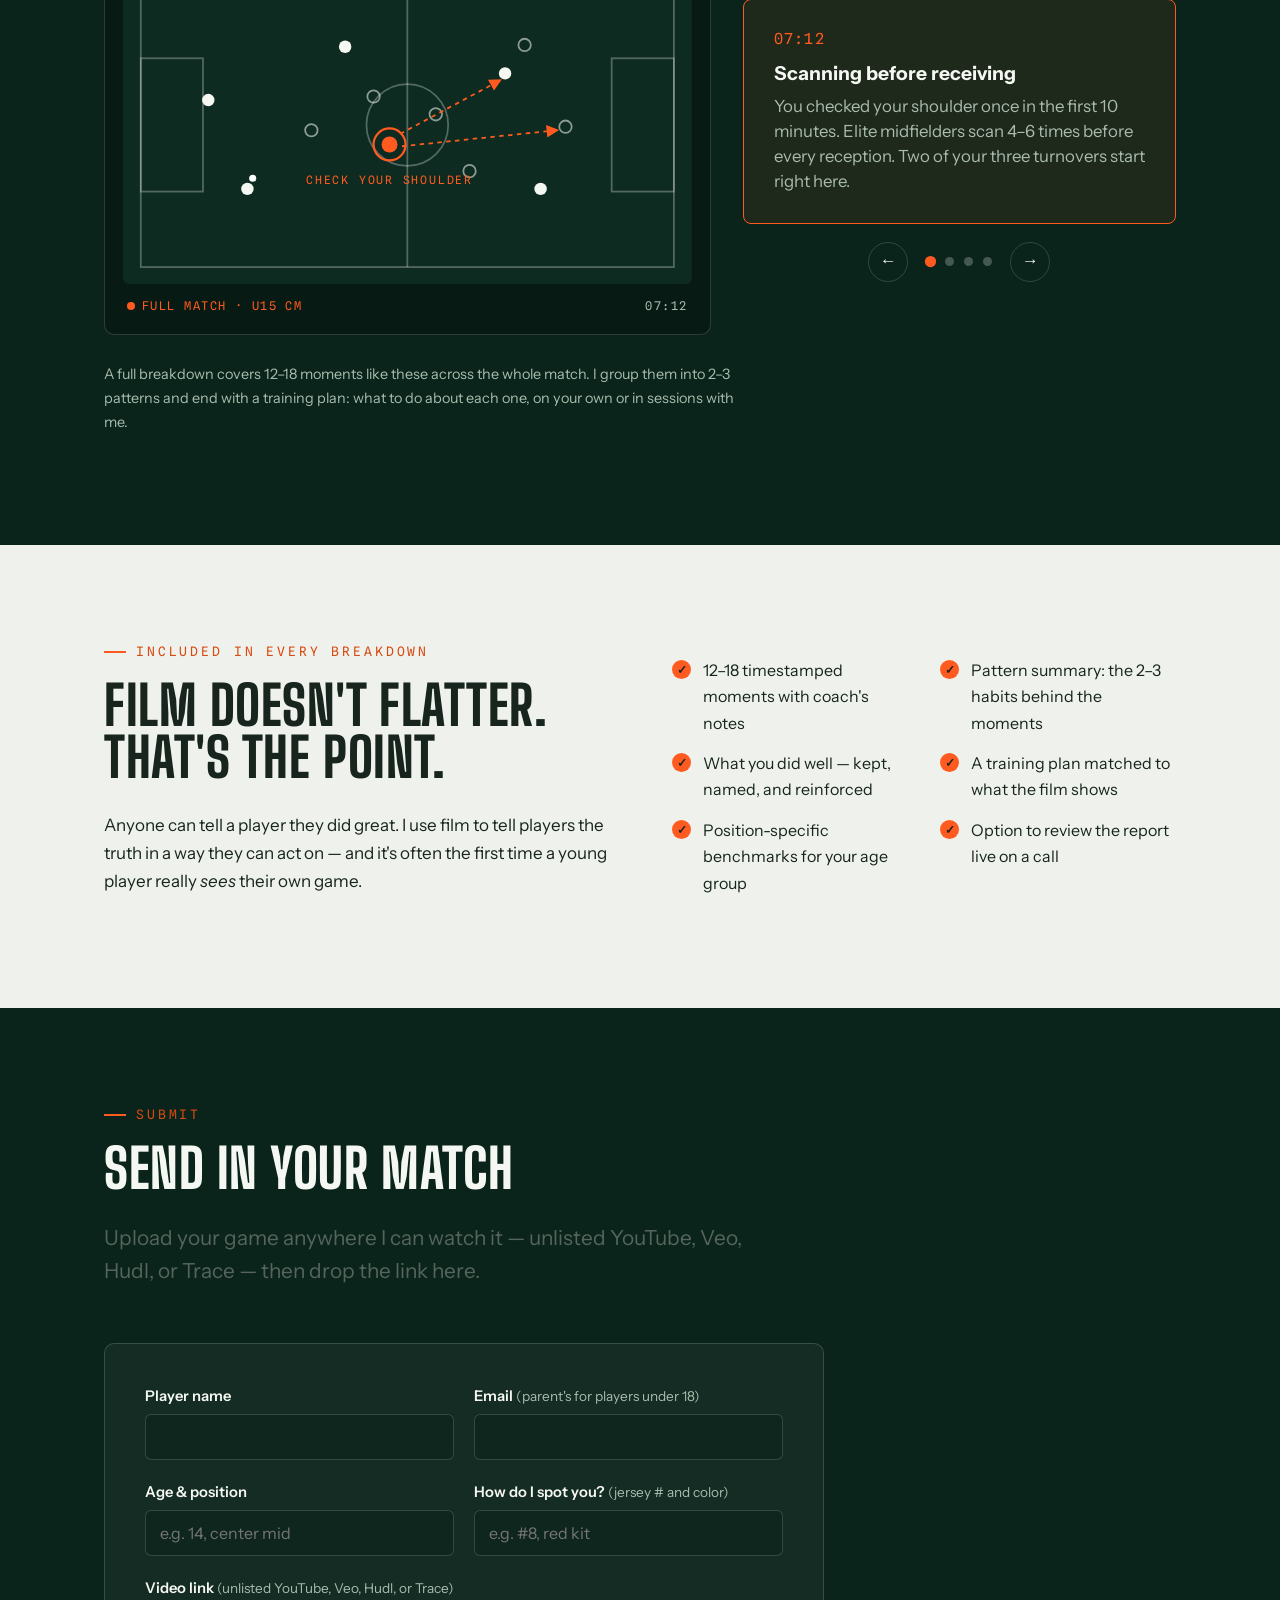
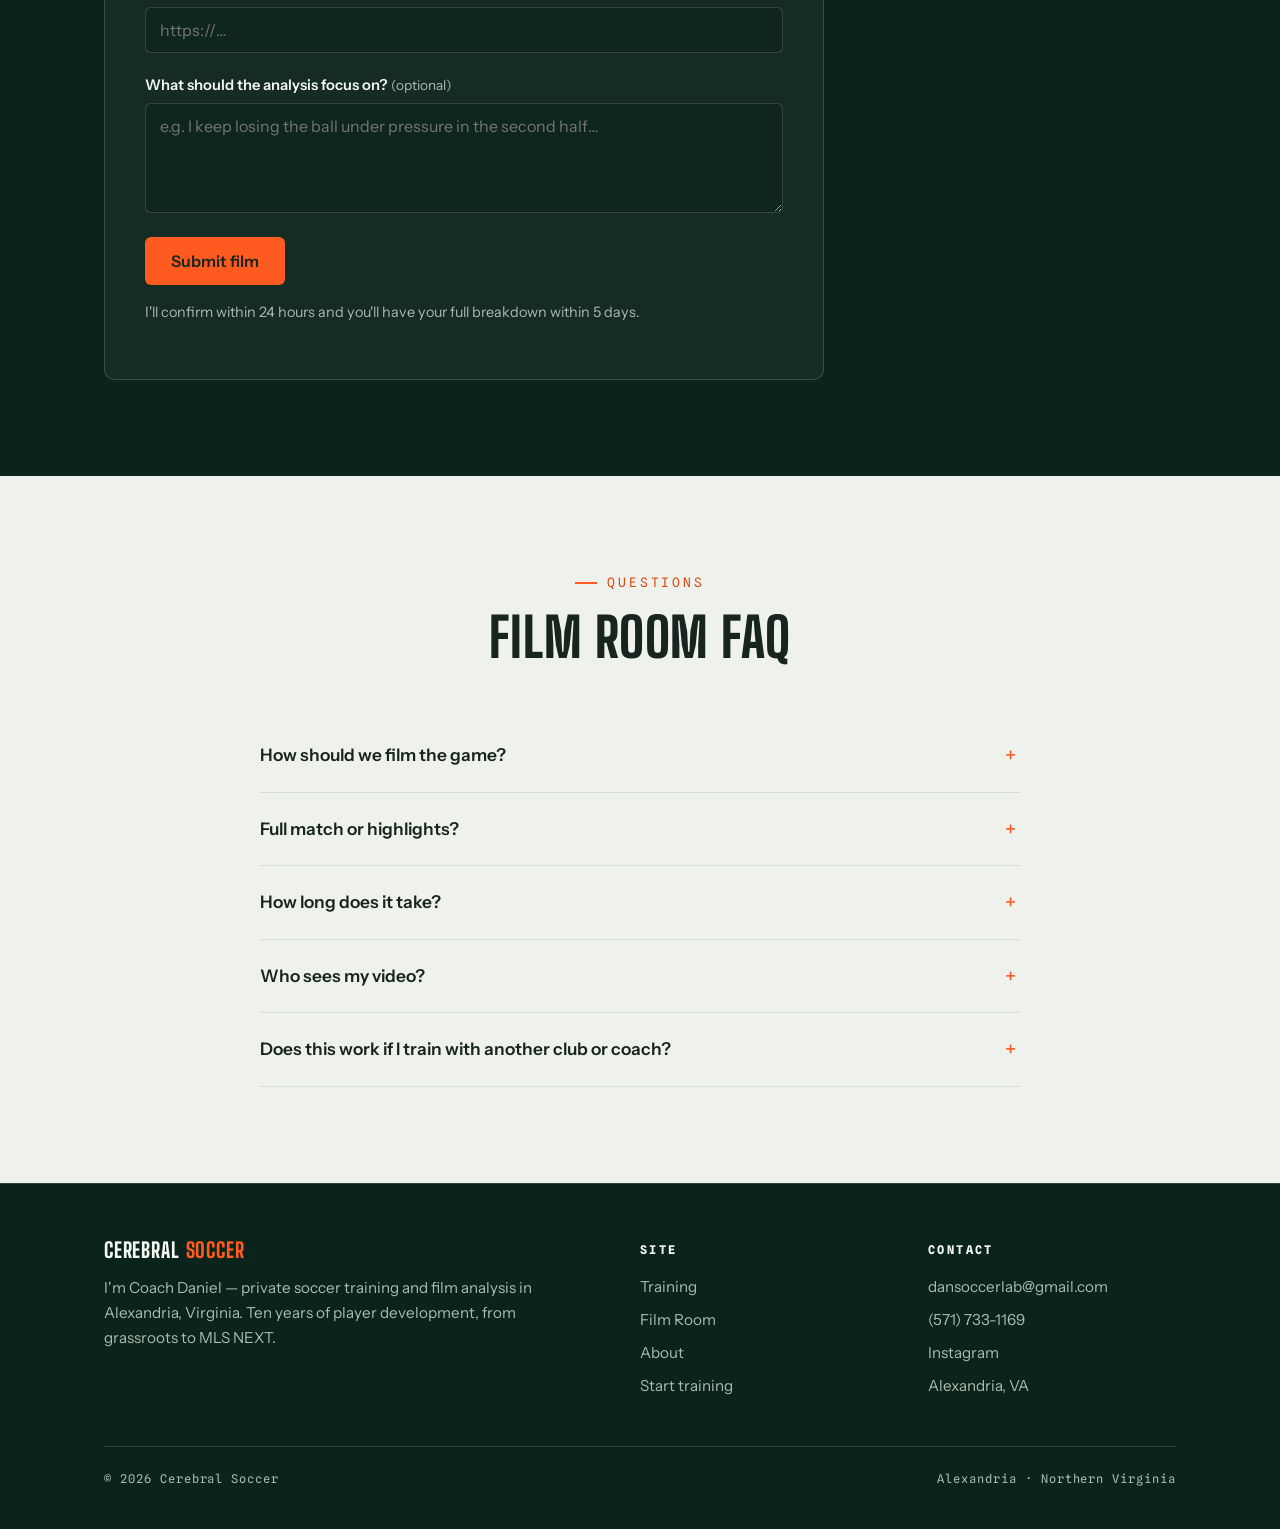
<file: film-room.html>
<!DOCTYPE html>
<html lang="en">
<head>
  <meta charset="UTF-8">
  <meta name="viewport" content="width=device-width, initial-scale=1.0">
  <title>The Film Room — Game Film Analysis for Players · Cerebral Soccer</title>
  <meta name="description" content="Submit your game film and get a timestamped, coach-level breakdown of your decisions, positioning, and habits — with a training plan to match. Remote, any club, any level.">
  <meta property="og:title" content="The Film Room — Cerebral Soccer">
  <meta property="og:description" content="Submit your game film and get a timestamped, coach-level breakdown — with a training plan to match. Remote, any club, any level.">
  <meta property="og:type" content="website">
  <meta property="og:site_name" content="Cerebral Soccer">
  <meta property="og:url" content="https://cerebralsoccer.com/film-room.html">
  <meta property="og:image" content="https://cerebralsoccer.com/images/og-card.png">
  <meta name="twitter:card" content="summary_large_image">
  <meta name="twitter:image" content="https://cerebralsoccer.com/images/og-card.png">
  <link rel="apple-touch-icon" href="/apple-touch-icon.png">
  <link rel="icon" href="data:image/svg+xml,%3Csvg%20xmlns%3D%27http%3A//www.w3.org/2000/svg%27%20viewBox%3D%270%200%20100%20100%27%3E%3Crect%20width%3D%27100%27%20height%3D%27100%27%20rx%3D%2720%27%20fill%3D%27%230b241b%27/%3E%3Ccircle%20cx%3D%2750%27%20cy%3D%2750%27%20r%3D%2731%27%20fill%3D%27none%27%20stroke%3D%27%23f5f7f2%27%20stroke-width%3D%273.5%27/%3E%3Cpath%20d%3D%27M50%2036%20L61%2044%20L57%2057%20L43%2057%20L39%2044%20Z%27%20fill%3D%27%23ff5a1f%27/%3E%3Cg%20stroke%3D%27%23f5f7f2%27%20stroke-width%3D%272.4%27%20stroke-linecap%3D%27round%27%3E%3Cline%20x1%3D%2750%27%20y1%3D%2736%27%20x2%3D%2750%27%20y2%3D%2724%27/%3E%3Cline%20x1%3D%2761%27%20y1%3D%2744%27%20x2%3D%2770%27%20y2%3D%2738%27/%3E%3Cline%20x1%3D%2757%27%20y1%3D%2757%27%20x2%3D%2763%27%20y2%3D%2768%27/%3E%3Cline%20x1%3D%2743%27%20y1%3D%2757%27%20x2%3D%2737%27%20y2%3D%2768%27/%3E%3Cline%20x1%3D%2739%27%20y1%3D%2744%27%20x2%3D%2730%27%20y2%3D%2738%27/%3E%3C/g%3E%3C/svg%3E">
  <link rel="preconnect" href="https://fonts.googleapis.com">
  <link rel="preconnect" href="https://fonts.gstatic.com" crossorigin>
  <link href="https://fonts.googleapis.com/css2?family=Big+Shoulders+Display:wght@600;700;800&family=Instrument+Sans:ital,wght@0,400;0,500;0,600;1,400&family=Spline+Sans+Mono:wght@400;500&display=swap" rel="stylesheet">
  <link rel="stylesheet" href="styles.css">
  <script type="application/ld+json">
  {"@context": "https://schema.org", "@type": "FAQPage", "mainEntity": [{"@type": "Question", "name": "How should we film the game?", "acceptedAnswer": {"@type": "Answer", "text": "Elevated and wide beats close and shaky. A phone on a tripod at midfield, filming from a few rows up if possible, following the ball loosely so I can see the players around it. If your club already uses Veo or Trace, that footage is perfect."}}, {"@type": "Question", "name": "Full match or highlights?", "acceptedAnswer": {"@type": "Answer", "text": "Full match, always. Highlights show what went well; development lives in everything else — positioning off the ball, reactions after mistakes, the runs that were never rewarded. That's what my breakdown is for."}}, {"@type": "Question", "name": "How long does it take?", "acceptedAnswer": {"@type": "Answer", "text": "Your written breakdown arrives within 5 days of submission. During peak season (tryouts, playoffs) I'll tell you the current turnaround before you commit."}}, {"@type": "Question", "name": "Who sees my video?", "acceptedAnswer": {"@type": "Answer", "text": "Only me. Your links stay private — I never share or post them — and you can use an unlisted link that only works for people who have it."}}, {"@type": "Question", "name": "Does this work if I train with another club or coach?", "acceptedAnswer": {"@type": "Answer", "text": "Yes — the Film Room is fully club-neutral and remote. Many players use it exactly this way: their club runs team training, and my breakdown gives them an individual development lens their team environment can't."}}]}
  </script>
</head>
<body>
  <a class="skip-link" href="#main">Skip to content</a>

  <header class="site-header">
    <div class="container nav-bar">
      <a class="wordmark" href="index.html" aria-label="Cerebral Soccer — home">
        <img class="wordmark-logo" src="logo.svg" alt="" width="30" height="30">
        <span class="half">Cerebral&nbsp;</span><span class="lab">Soccer</span>
        <small>Player Development</small>
      </a>
      <button class="nav-toggle" aria-expanded="false" aria-controls="nav-links" aria-label="Toggle menu">
        <svg class="icon-open" width="26" height="26" viewBox="0 0 24 24" fill="none" stroke="currentColor" stroke-width="2" aria-hidden="true"><path d="M3 6h18M3 12h18M3 18h18"/></svg>
        <svg class="icon-close" width="26" height="26" viewBox="0 0 24 24" fill="none" stroke="currentColor" stroke-width="2" aria-hidden="true"><path d="M5 5l14 14M19 5L5 19"/></svg>
      </button>
      <ul class="nav-links" id="nav-links">
        <li><a href="index.html">Home</a></li>
        <li><a href="training.html">Training</a></li>
        <li><a href="film-room.html" aria-current="page">Film Room</a></li>
        <li><a href="about.html">About</a></li>
        <li><a class="nav-cta" href="#submit">Submit film</a></li>
      </ul>
    </div>
  </header>

  <main id="main">

    <!-- ================= PAGE HEAD ================= -->
    <section class="section-tight on-night">
      <div class="container">
        <div class="section-head" style="margin-bottom:0;">
          <p class="eyebrow">Remote · Any club · Any level</p>
          <h1 style="font-size: clamp(2.6rem, 6vw, 4.2rem);">The Film Room</h1>
          <p class="lede">Games tell the truth. Send me your full match and I'll send back a timestamped, coach-level breakdown of what the film reveals — the decisions, positioning, and habits nobody sees from the sideline.</p>
          <p style="margin-top:26px;"><a class="btn btn-cone" href="#submit">Submit your game film</a></p>
        </div>
      </div>
    </section>

    <!-- ================= HOW IT WORKS ================= -->
    <section class="section">
      <div class="container">
        <div class="section-head">
          <p class="eyebrow">How it works</p>
          <h2>Three steps to your breakdown</h2>
        </div>
        <div class="step-grid on-light">
          <div class="step reveal">
            <span class="step-clock">Step 01</span>
            <h3>Film your match</h3>
            <p>A phone on a tripod at midfield works. Veo, Trace, Hudl, or an unlisted YouTube upload all work too — whatever your team already uses.</p>
          </div>
          <div class="step reveal">
            <span class="step-clock">Step 02</span>
            <h3>Send the link</h3>
            <p>Use the form below: your video link, position, jersey number, and anything you want me to look at — a bad half, a new position, a recurring problem.</p>
          </div>
          <div class="step reveal">
            <span class="step-clock">Step 03</span>
            <h3>Get the breakdown</h3>
            <p>Within 5 days I send you a timestamped written report covering 12–18 key moments, the patterns behind them, and specific exercises to fix what the film shows.</p>
          </div>
        </div>
      </div>
    </section>

    <!-- ================= SAMPLE ANALYSIS ================= -->
    <section class="section on-night" id="sample">
      <div class="container">
        <div class="section-head">
          <p class="eyebrow">Sample analysis</p>
          <h2>What you actually get</h2>
          <p class="lede">Below are four moments from the kind of breakdown I write — a U15 central midfielder, full match. Tap each note to see the moment on the board.</p>
        </div>

        <div class="film-frame-wrap">
          <div class="film-frame reveal">
            <svg viewBox="0 0 640 360" role="img" aria-label="Tactical board showing an analyzed match moment">
              <defs>
                <marker id="arrow" viewBox="0 0 10 10" refX="8" refY="5" markerWidth="7" markerHeight="7" orient="auto-start-reverse">
                  <path d="M0 0 L10 5 L0 10 z" fill="#ff5a1f"/>
                </marker>
                <marker id="arrow-chalk" viewBox="0 0 10 10" refX="8" refY="5" markerWidth="6" markerHeight="6" orient="auto-start-reverse">
                  <path d="M0 0 L10 5 L0 10 z" fill="#f5f7f2"/>
                </marker>
              </defs>

              <!-- pitch -->
              <rect x="0" y="0" width="640" height="360" fill="#0d2b20"/>
              <rect x="20" y="20" width="600" height="320" fill="none" stroke="#f5f7f2" stroke-opacity="0.3" stroke-width="2"/>
              <line x1="320" y1="20" x2="320" y2="340" stroke="#f5f7f2" stroke-opacity="0.3" stroke-width="2"/>
              <circle cx="320" cy="180" r="46" fill="none" stroke="#f5f7f2" stroke-opacity="0.3" stroke-width="2"/>
              <rect x="20" y="105" width="70" height="150" fill="none" stroke="#f5f7f2" stroke-opacity="0.3" stroke-width="2"/>
              <rect x="550" y="105" width="70" height="150" fill="none" stroke="#f5f7f2" stroke-opacity="0.3" stroke-width="2"/>

              <!-- opponents -->
              <g fill="none" stroke="#f5f7f2" stroke-opacity="0.55" stroke-width="2">
                <circle cx="352" cy="168" r="7"/>
                <circle cx="390" cy="232" r="7"/>
                <circle cx="282" cy="148" r="7"/>
                <circle cx="212" cy="186" r="7"/>
                <circle cx="498" cy="182" r="7"/>
                <circle cx="452" cy="90" r="7"/>
              </g>

              <!-- our team -->
              <g fill="#f5f7f2">
                <circle cx="140" cy="252" r="7"/>
                <circle cx="250" cy="92" r="7"/>
                <circle cx="430" cy="122" r="7"/>
                <circle cx="470" cy="252" r="7"/>
                <circle cx="96" cy="152" r="7"/>
              </g>
              <!-- subject player -->
              <circle cx="300" cy="202" r="9" fill="#ff5a1f"/>
              <!-- ball -->
              <circle cx="146" cy="240" r="4" fill="#ffffff"/>

              <!-- ANNO 1 · scanning -->
              <g class="anno" data-anno="1">
                <circle cx="300" cy="202" r="18" fill="none" stroke="#ff5a1f" stroke-width="2.5"/>
                <path d="M312 190 L424 130" stroke="#ff5a1f" stroke-width="2" stroke-dasharray="5 5" marker-end="url(#arrow)"/>
                <path d="M314 204 L488 186" stroke="#ff5a1f" stroke-width="2" stroke-dasharray="5 5" marker-end="url(#arrow)"/>
                <text x="300" y="246" fill="#ff5a1f" font-family="'Spline Sans Mono', monospace" font-size="13" letter-spacing="2" text-anchor="middle">CHECK YOUR SHOULDER</text>
              </g>

              <!-- ANNO 2 · half-turn -->
              <g class="anno" data-anno="2">
                <path d="M282 214 A 22 22 0 1 1 318 216" fill="none" stroke="#ff5a1f" stroke-width="2.5" marker-end="url(#arrow)"/>
                <path d="M300 202 L420 150 L432 220 Z" fill="#ff5a1f" opacity="0.16"/>
                <text x="384" y="250" fill="#ff5a1f" font-family="'Spline Sans Mono', monospace" font-size="13" letter-spacing="2" text-anchor="middle">RECEIVE ON THE HALF-TURN</text>
              </g>

              <!-- ANNO 3 · defensive transition -->
              <g class="anno" data-anno="3">
                <rect x="240" y="120" width="220" height="150" fill="#ff5a1f" opacity="0.12" stroke="#ff5a1f" stroke-dasharray="6 6"/>
                <path d="M430 130 L316 190" stroke="#ff5a1f" stroke-width="2.5" marker-end="url(#arrow)"/>
                <path d="M470 244 L400 216" stroke="#f5f7f2" stroke-width="2" stroke-dasharray="5 5" marker-end="url(#arrow-chalk)"/>
                <text x="350" y="300" fill="#ff5a1f" font-family="'Spline Sans Mono', monospace" font-size="13" letter-spacing="2" text-anchor="middle">FIRST 5 SECONDS AFTER LOSS</text>
              </g>

              <!-- ANNO 4 · third-man run -->
              <g class="anno" data-anno="4">
                <path d="M148 246 L288 210" stroke="#f5f7f2" stroke-width="2" marker-end="url(#arrow-chalk)"/>
                <path d="M308 194 L420 130" stroke="#f5f7f2" stroke-width="2" stroke-dasharray="5 5" marker-end="url(#arrow-chalk)"/>
                <path d="M254 100 L340 60" stroke="#ff5a1f" stroke-width="2.5" marker-end="url(#arrow)"/>
                <text x="250" y="52" fill="#ff5a1f" font-family="'Spline Sans Mono', monospace" font-size="13" letter-spacing="2" text-anchor="middle">THE THIRD-MAN RUN</text>
              </g>
            </svg>
            <div class="frame-meta">
              <span class="rec">Full match · U15 CM</span>
              <span class="frame-clock">07:12</span>
            </div>
          </div>

          <div class="film-note-panel reveal">
          <div class="film-notes" role="group" aria-label="Timestamped analysis notes">
            <button class="film-note" type="button" data-anno="1" aria-pressed="true">
              <span class="stamp">07:12</span>
              <strong>Scanning before receiving</strong>
              <span class="note-body">You checked your shoulder once in the first 10 minutes. Elite midfielders scan 4–6 times before every reception. Two of your three turnovers start right here.</span>
            </button>
            <button class="film-note" type="button" data-anno="2" aria-pressed="false">
              <span class="stamp">23:40</span>
              <strong>Body shape on the half-turn</strong>
              <span class="note-body">Great moment — you received side-on and played forward in two touches. This is the picture we want every time the ball comes from the back line.</span>
            </button>
            <button class="film-note" type="button" data-anno="3" aria-pressed="false">
              <span class="stamp">41:05</span>
              <strong>Defensive transition</strong>
              <span class="note-body">After the giveaway you walked for three seconds while their 8 ran past you. The first five seconds after losing the ball are yours to win — counterpress or recover, never watch.</span>
            </button>
            <button class="film-note" type="button" data-anno="4" aria-pressed="false">
              <span class="stamp">58:30</span>
              <strong>Third-man run recognition</strong>
              <span class="note-body">The pass into the striker was on, but the real reward was your winger's blind-side run. Homework this week: watch for the third man every time the ball travels behind you.</span>
            </button>
          </div>

          <div class="film-carousel-controls">
            <button class="car-btn prev" type="button" aria-label="Previous note">←</button>
            <div class="film-dots" role="group" aria-label="Analysis notes"></div>
            <button class="car-btn next" type="button" aria-label="Next note">→</button>
          </div>
          </div>
        </div>

        <p class="form-note" style="max-width:640px; margin-top:28px;">A full breakdown covers 12–18 moments like these across the whole match. I group them into 2–3 patterns and end with a training plan: what to do about each one, on your own or in sessions with me.</p>
      </div>
    </section>

    <!-- ================= WHAT'S INCLUDED ================= -->
    <section class="section">
      <div class="container split">
        <div class="reveal">
          <p class="eyebrow">Included in every breakdown</p>
          <h2>Film doesn't flatter. That's the point.</h2>
          <p>Anyone can tell a player they did great. I use film to tell players the truth in a way they can act on — and it's often the first time a young player really <em>sees</em> their own game.</p>
        </div>
        <ul class="included reveal">
          <li>12–18 timestamped moments with coach's notes</li>
          <li>Pattern summary: the 2–3 habits behind the moments</li>
          <li>What you did well — kept, named, and reinforced</li>
          <li>A training plan matched to what the film shows</li>
          <li>Position-specific benchmarks for your age group</li>
          <li>Option to review the report live on a call</li>
        </ul>
      </div>
    </section>

    <!-- ================= SUBMIT ================= -->
    <section class="section on-night" id="submit">
      <div class="container">
        <div class="section-head">
          <p class="eyebrow">Submit</p>
          <h2>Send in your match</h2>
          <p class="lede">Upload your game anywhere I can watch it — unlisted YouTube, Veo, Hudl, or Trace — then drop the link here.</p>
        </div>

        <form class="form-shell" action="https://formspree.io/f/mjgnkwee" method="POST" data-dsl-form novalidate="">
          <div class="form-grid">
            <div>
              <label for="f-name">Player name</label>
              <input id="f-name" name="player_name" type="text" autocomplete="name" required>
            </div>
            <div>
              <label for="f-email">Email <span class="hint">(parent's for players under 18)</span></label>
              <input id="f-email" name="email" type="email" autocomplete="email" required>
            </div>
            <div>
              <label for="f-age">Age &amp; position</label>
              <input id="f-age" name="age_position" type="text" placeholder="e.g. 14, center mid" required>
            </div>
            <div>
              <label for="f-spot">How do I spot you? <span class="hint">(jersey # and color)</span></label>
              <input id="f-spot" name="jersey" type="text" placeholder="e.g. #8, red kit" required>
            </div>
            <div class="full">
              <label for="f-link">Video link <span class="hint">(unlisted YouTube, Veo, Hudl, or Trace)</span></label>
              <input id="f-link" name="video_link" type="url" placeholder="https://…" required>
            </div>
            <div class="full">
              <label for="f-focus">What should the analysis focus on? <span class="hint">(optional)</span></label>
              <textarea id="f-focus" name="focus" placeholder="e.g. I keep losing the ball under pressure in the second half…"></textarea>
            </div>
          </div>
          <input type="text" name="_gotcha" class="hp-field" tabindex="-1" autocomplete="off" aria-hidden="true">
          <input type="hidden" name="_subject" value="New film submission — Cerebral Soccer website">
          <div class="form-status" role="status" aria-live="polite"></div>
          <p class="form-note"><button class="btn btn-cone" type="submit" data-label="Submit film">Submit film</button></p>
          <p class="form-note">I'll confirm within 24 hours and you'll have your full breakdown within 5 days.</p>
        </form>
      </div>
    </section>

    <!-- ================= FAQ ================= -->
    <section class="section">
      <div class="container">
        <div class="section-head center">
          <p class="eyebrow">Questions</p>
          <h2>Film Room FAQ</h2>
        </div>
        <div class="faq">
          <details>
            <summary>How should we film the game?</summary>
            <p>Elevated and wide beats close and shaky. A phone on a tripod at midfield, filming from a few rows up if possible, following the ball loosely so I can see the players around it. If your club already uses Veo or Trace, that footage is perfect.</p>
          </details>
          <details>
            <summary>Full match or highlights?</summary>
            <p>Full match, always. Highlights show what went well; development lives in everything else — positioning off the ball, reactions after mistakes, the runs that were never rewarded. That's what my breakdown is for.</p>
          </details>
          <details>
            <summary>How long does it take?</summary>
            <p>Your written breakdown arrives within 5 days of submission. During peak season (tryouts, playoffs) I'll tell you the current turnaround before you commit.</p>
          </details>
          <details>
            <summary>Who sees my video?</summary>
            <p>Only me. Your links stay private — I never share or post them — and you can use an unlisted link that only works for people who have it.</p>
          </details>
          <details>
            <summary>Does this work if I train with another club or coach?</summary>
            <p>Yes — the Film Room is fully club-neutral and remote. Many players use it exactly this way: their club runs team training, and my breakdown gives them an individual development lens their team environment can't.</p>
          </details>
        </div>
      </div>
    </section>

  </main>

  <footer class="site-footer">
    <div class="container">
      <div class="footer-grid">
        <div>
          <a class="wordmark" href="index.html" aria-label="Cerebral Soccer — home">
            <span class="half">Cerebral&nbsp;</span><span class="lab">Soccer</span>
          </a>
          <p style="margin-top:14px; max-width: 32em;">I'm Coach Daniel — private soccer training and film analysis in Alexandria, Virginia. Ten years of player development, from grassroots to MLS NEXT.</p>
        </div>
        <div>
          <h4>Site</h4>
          <ul>
            <li><a href="training.html">Training</a></li>
            <li><a href="film-room.html">Film Room</a></li>
            <li><a href="about.html">About</a></li>
            <li><a href="index.html#contact">Start training</a></li>
          </ul>
        </div>
        <div>
          <h4>Contact</h4>
          <ul>
            <!-- SWAP: replace Instagram placeholder with Daniel's real Instagram URL -->
            <li><a href="mailto:dansoccerlab@gmail.com">dansoccerlab@gmail.com</a></li>
            <li><a href="tel:+15717331169">(571) 733-1169</a></li>
            <li><a href="https://instagram.com" rel="noopener">Instagram</a></li>
            <li>Alexandria, VA</li>
          </ul>
        </div>
      </div>
      <div class="footer-bottom">
        <span>© <span id="year">2026</span> Cerebral Soccer</span>
        <span>Alexandria · Northern Virginia</span>
      </div>
    </div>
  </footer>

  <script src="main.js"></script>
</body>
</html>
</file>
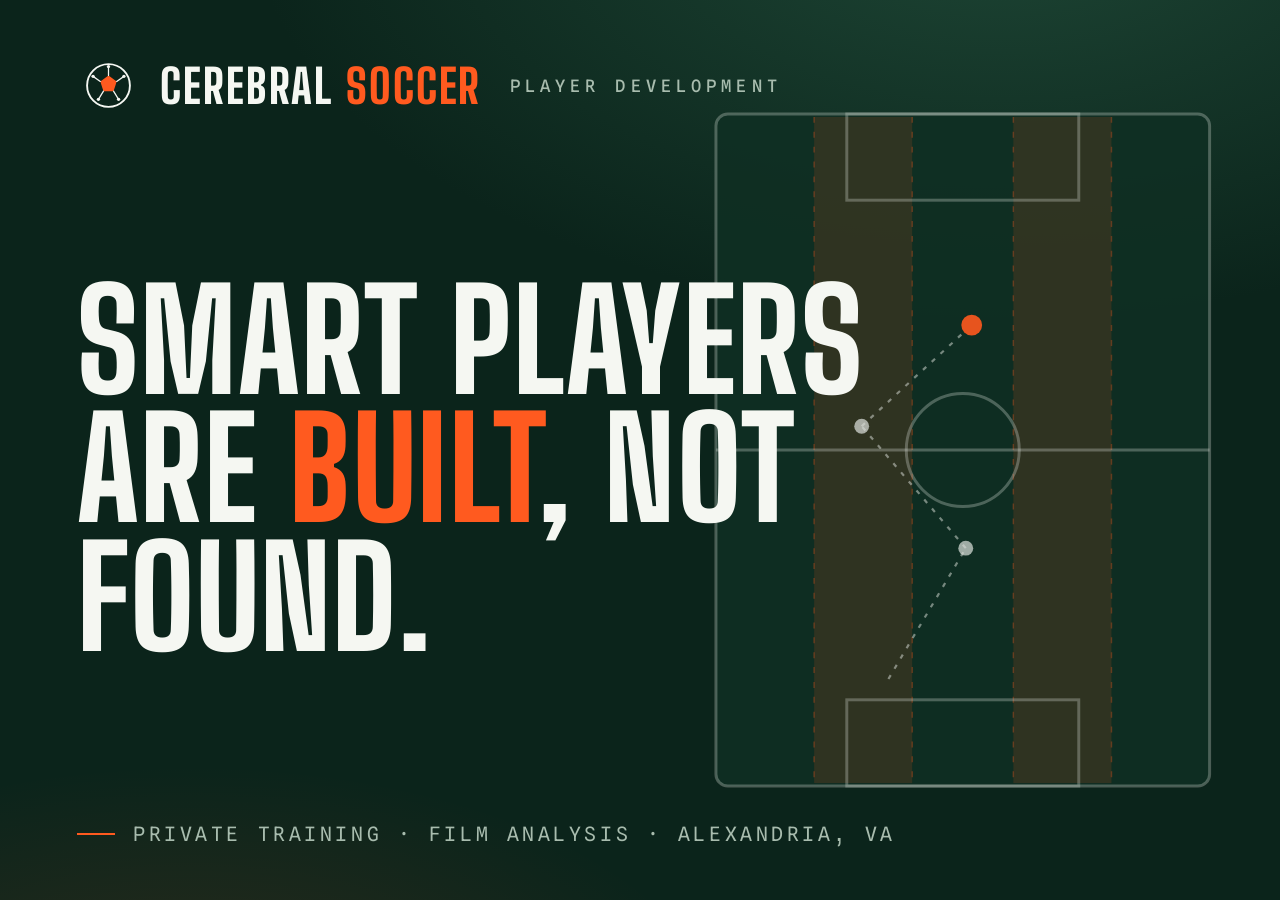
<file: og.html>
<!DOCTYPE html>
<html lang="en">
<head>
<meta charset="UTF-8">
<meta name="viewport" content="width=device-width, initial-scale=1.0">
<meta name="robots" content="noindex">
<title>OG card — Cerebral Soccer</title>
<link rel="preconnect" href="https://fonts.googleapis.com">
<link rel="preconnect" href="https://fonts.gstatic.com" crossorigin>
<link href="https://fonts.googleapis.com/css2?family=Big+Shoulders+Display:wght@700;800&family=Spline+Sans+Mono:wght@500&display=swap" rel="stylesheet">
<style>
  * { margin: 0; box-sizing: border-box; }
  html, body { height: 100%; overflow: hidden; }
  body {
    background:
      radial-gradient(90vw 70vh at 78% -10%, rgba(42,92,70,.6), transparent 65%),
      radial-gradient(70vw 50vh at 15% 115%, rgba(255,90,31,.14), transparent 60%),
      #0b241b;
    color: #f5f7f2;
    font-family: "Big Shoulders Display", sans-serif;
    position: relative;
  }
  .card {
    position: absolute; inset: 0;
    padding: 6vh 6vw;
    display: flex; flex-direction: column; justify-content: space-between;
  }
  .wordmark {
    font-size: 5.2vh; font-weight: 800; letter-spacing: .04em; text-transform: uppercase;
    display: flex; align-items: center;
  }
  .wordmark .emblem { width: 7vh; height: 7vh; margin-right: 1.6vw; flex: none; }
  .wordmark .slash { color: #ff5a1f; margin: 0 .06em; }
  .wordmark .lab { color: #ff5a1f; }
  .wordmark .space { color: #a8bcae; }
  .wordmark small {
    font-family: "Spline Sans Mono", monospace; font-size: 1.9vh; letter-spacing: .3em;
    color: #a8bcae; margin-left: 2.2vw; font-weight: 500;
  }
  h1 {
    font-size: 15.5vh; line-height: .92; font-weight: 800; text-transform: uppercase;
    letter-spacing: .01em; max-width: 62vw;
  }
  h1 .accent { color: #ff5a1f; }
  .foot {
    font-family: "Spline Sans Mono", monospace; font-size: 2.2vh; letter-spacing: .18em;
    text-transform: uppercase; color: #a8bcae; display: flex; align-items: center; gap: 1.4vw;
  }
  .foot::before { content: ""; width: 3vw; height: 2px; background: #ff5a1f; }
  /* pitch motif right side */
  svg.pitch {
    position: absolute; right: 5vw; top: 50%; transform: translateY(-50%);
    height: 76vh; opacity: .9;
  }
</style>
</head>
<body>
  <svg class="pitch" viewBox="0 0 340 460" xmlns="http://www.w3.org/2000/svg">
    <rect x="4" y="4" width="332" height="452" rx="8" fill="#0f2f23" stroke="#f5f7f2" stroke-opacity="0.3" stroke-width="2"/>
    <rect x="70" y="6" width="66" height="448" fill="#ff5a1f" opacity="0.15"/>
    <rect x="204" y="6" width="66" height="448" fill="#ff5a1f" opacity="0.15"/>
    <line x1="70" y1="6" x2="70" y2="454" stroke="#ff5a1f" stroke-opacity="0.35" stroke-dasharray="4 6"/>
    <line x1="136" y1="6" x2="136" y2="454" stroke="#ff5a1f" stroke-opacity="0.35" stroke-dasharray="4 6"/>
    <line x1="204" y1="6" x2="204" y2="454" stroke="#ff5a1f" stroke-opacity="0.35" stroke-dasharray="4 6"/>
    <line x1="270" y1="6" x2="270" y2="454" stroke="#ff5a1f" stroke-opacity="0.35" stroke-dasharray="4 6"/>
    <line x1="4" y1="230" x2="336" y2="230" stroke="#f5f7f2" stroke-opacity="0.3" stroke-width="2"/>
    <circle cx="170" cy="230" r="38" fill="none" stroke="#f5f7f2" stroke-opacity="0.3" stroke-width="2"/>
    <rect x="92" y="4" width="156" height="58" fill="none" stroke="#f5f7f2" stroke-opacity="0.3" stroke-width="2"/>
    <rect x="92" y="398" width="156" height="58" fill="none" stroke="#f5f7f2" stroke-opacity="0.3" stroke-width="2"/>
    <path d="M120 384 L172 296 M172 296 L102 214 M102 214 L176 146" stroke="#f5f7f2" stroke-opacity="0.5" stroke-width="1.5" stroke-dasharray="3 5"/>
    <circle cx="172" cy="296" r="5" fill="#f5f7f2" opacity="0.7"/>
    <circle cx="102" cy="214" r="5" fill="#f5f7f2" opacity="0.7"/>
    <circle cx="176" cy="146" r="7" fill="#ff5a1f"/>
  </svg>
  <div class="card">
    <div class="wordmark"><svg class="emblem" viewBox="0 0 100 100" xmlns="http://www.w3.org/2000/svg"><circle cx="50" cy="50" r="34" fill="none" stroke="#f5f7f2" stroke-width="3"/><path d="M50 34 L63 43.5 L58 59 L42 59 L37 43.5 Z" fill="#ff5a1f"/><g stroke="#f5f7f2" stroke-width="2" stroke-linecap="round"><line x1="50" y1="34" x2="50" y2="20"/><line x1="63" y1="43.5" x2="74.5" y2="35.5"/><line x1="58" y1="59" x2="66" y2="72"/><line x1="42" y1="59" x2="34" y2="72"/><line x1="37" y1="43.5" x2="25.5" y2="35.5"/></g><g fill="#f5f7f2"><circle cx="50" cy="20" r="2.6"/><circle cx="74.5" cy="35.5" r="2.6"/><circle cx="66" cy="72" r="2.6"/><circle cx="34" cy="72" r="2.6"/><circle cx="25.5" cy="35.5" r="2.6"/></g></svg>Cerebral&nbsp;<span class="lab">Soccer</span><small>Player Development</small></div>
    <h1>Smart players are <span class="accent">built</span>, not found.</h1>
    <div class="foot">Private training · Film analysis · Alexandria, VA</div>
  </div>
</body>
</html>
</file>
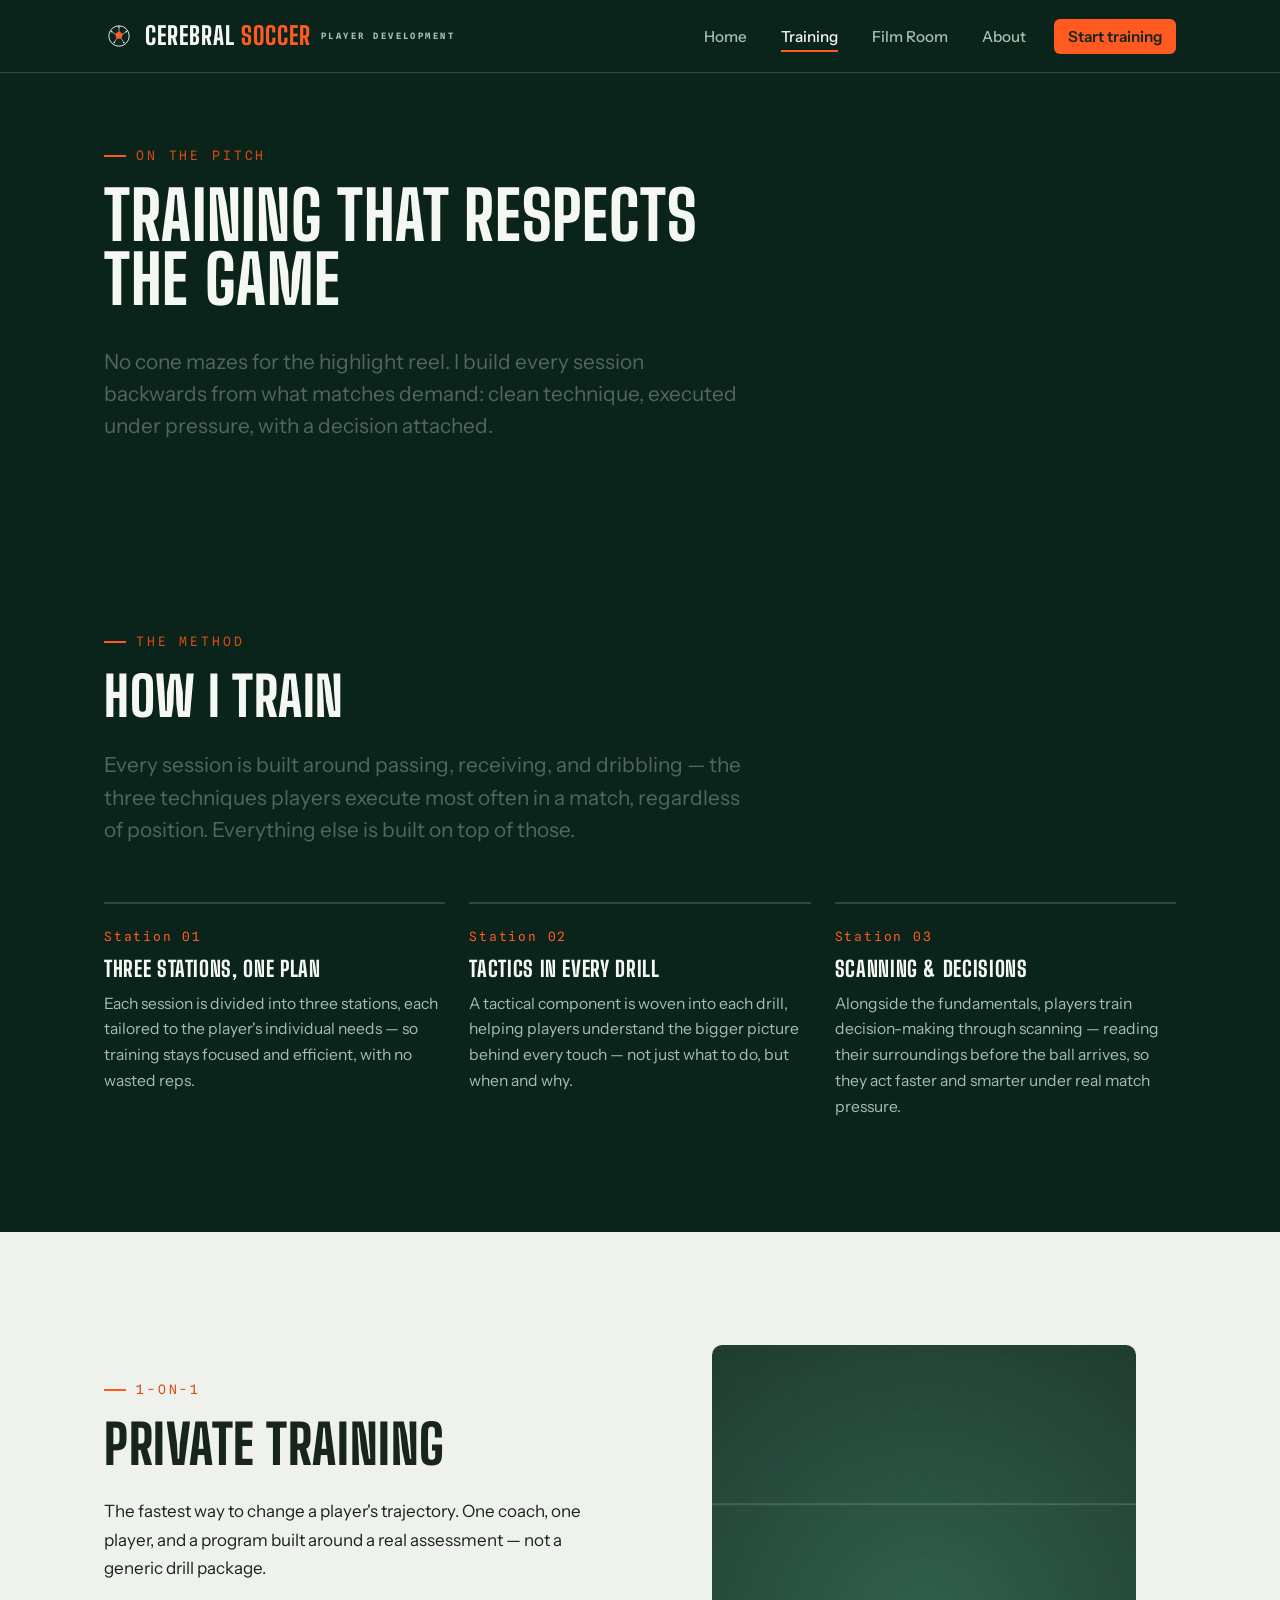
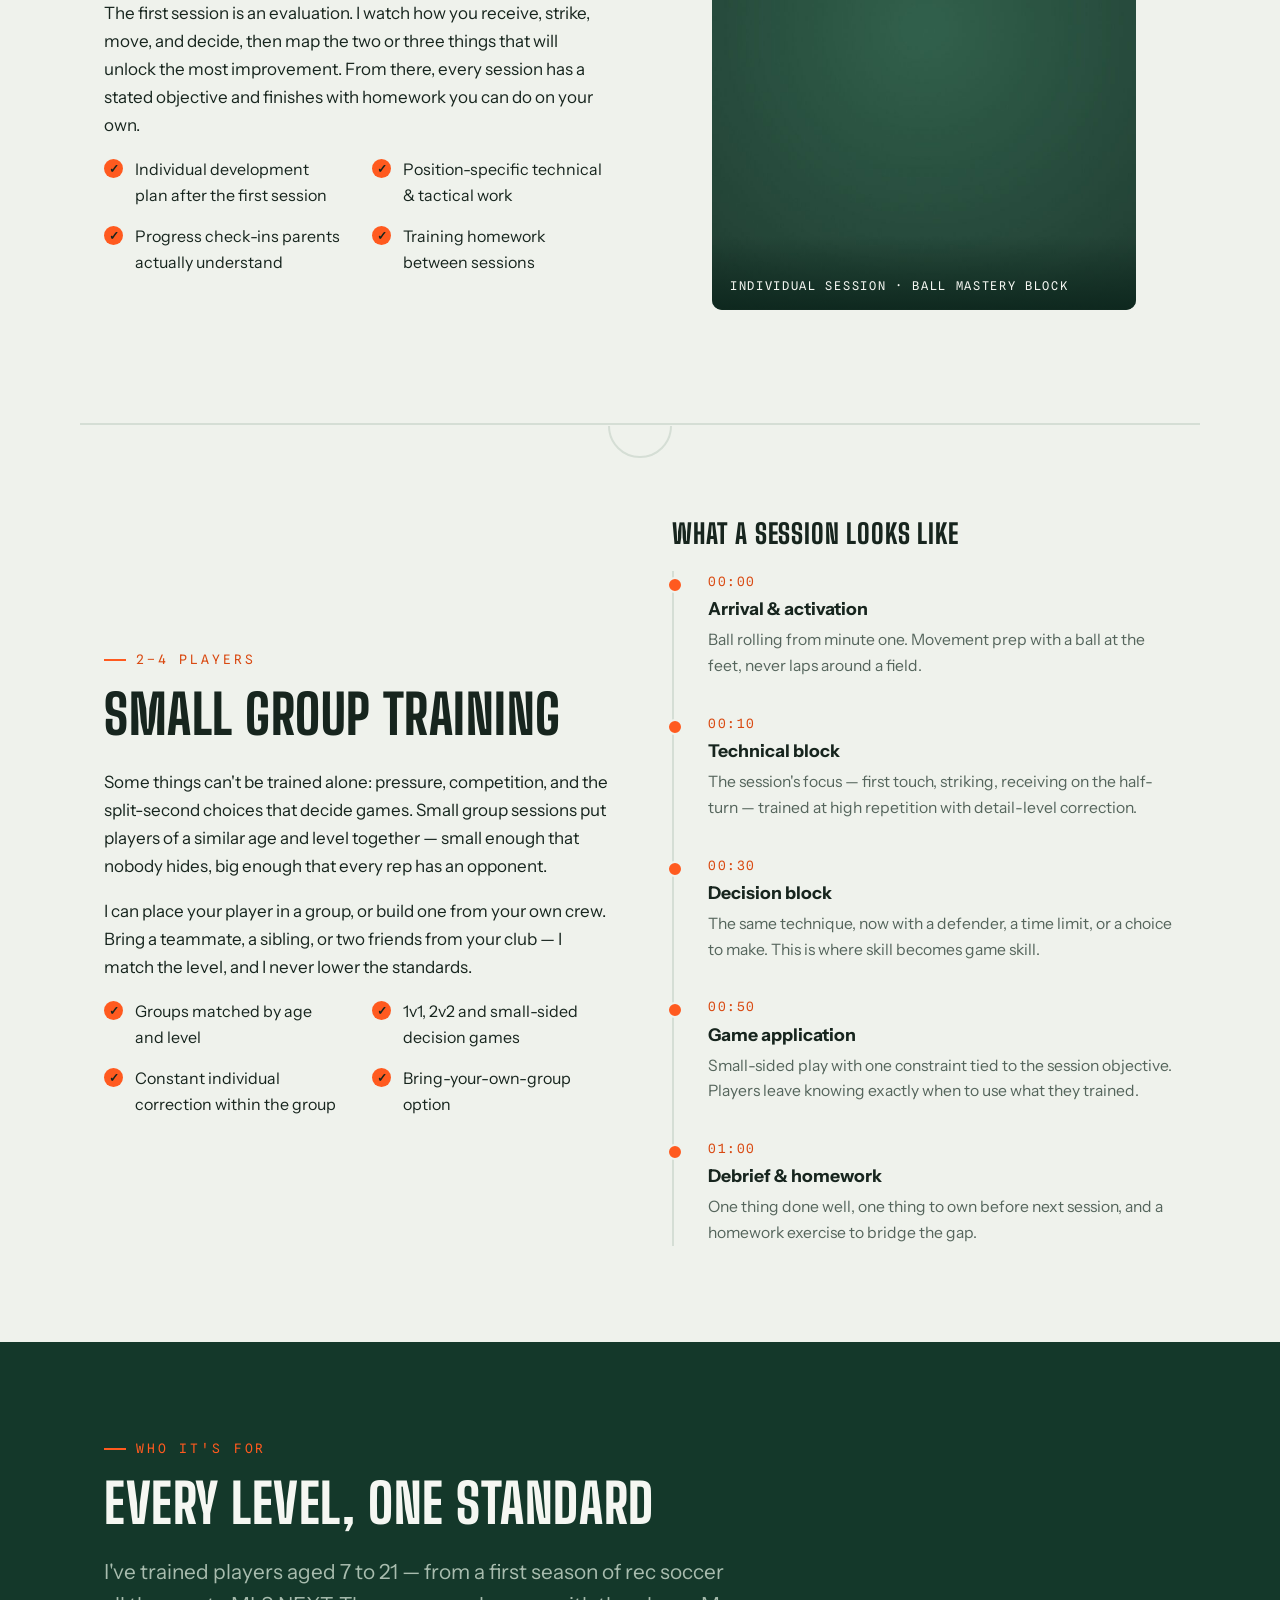
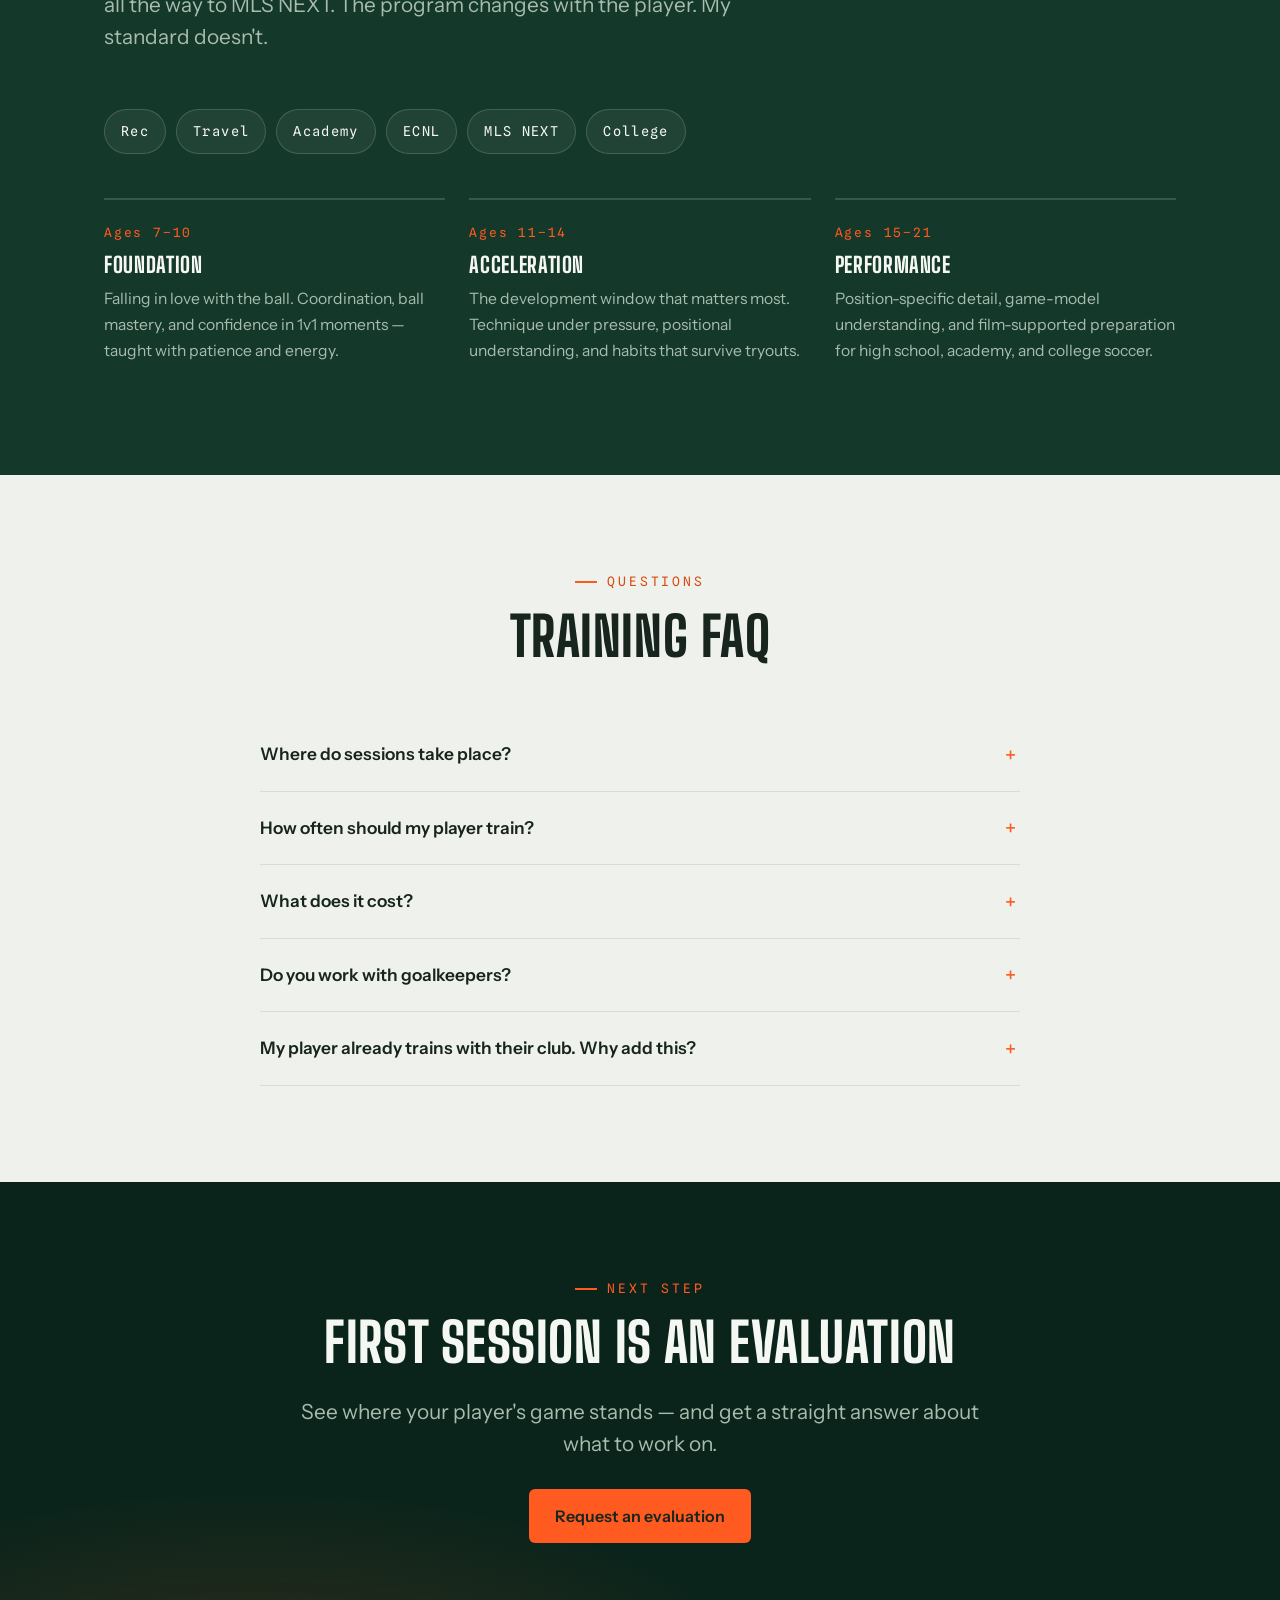
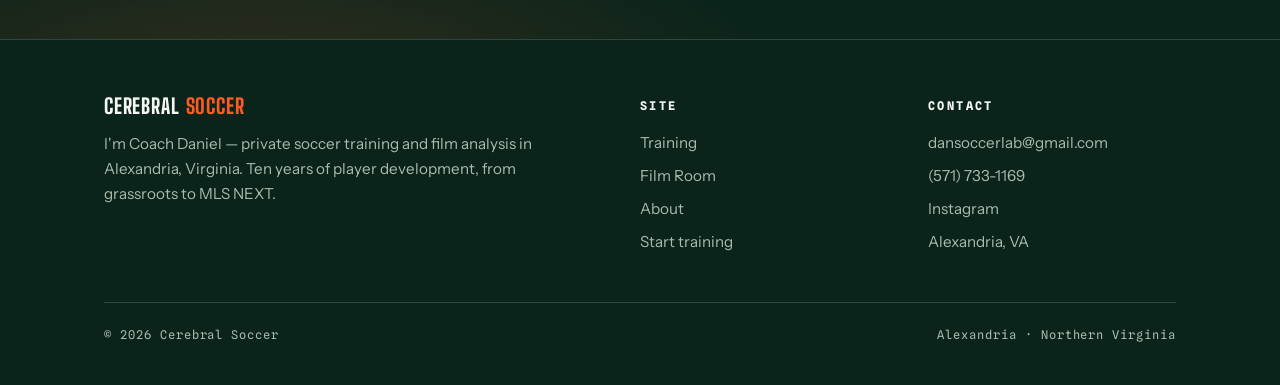
<file: training.html>
<!DOCTYPE html>
<html lang="en">
<head>
  <meta charset="UTF-8">
  <meta name="viewport" content="width=device-width, initial-scale=1.0">
  <title>Training — Private &amp; Small Group Soccer Training · Cerebral Soccer</title>
  <meta name="description" content="Private 1-on-1 and small group soccer training in Alexandria, VA. Purposeful technical work, real decision-making, and a plan built for each player.">
  <meta property="og:title" content="Training — Cerebral Soccer">
  <meta property="og:description" content="Private 1-on-1 and small group soccer training in Alexandria, VA. Purposeful technical work, real decision-making, and a plan built for each player.">
  <meta property="og:type" content="website">
  <meta property="og:site_name" content="Cerebral Soccer">
  <meta property="og:url" content="https://cerebralsoccer.com/training.html">
  <meta property="og:image" content="https://cerebralsoccer.com/images/og-card.png">
  <meta name="twitter:card" content="summary_large_image">
  <meta name="twitter:image" content="https://cerebralsoccer.com/images/og-card.png">
  <link rel="apple-touch-icon" href="/apple-touch-icon.png">
  <link rel="icon" href="data:image/svg+xml,%3Csvg%20xmlns%3D%27http%3A//www.w3.org/2000/svg%27%20viewBox%3D%270%200%20100%20100%27%3E%3Crect%20width%3D%27100%27%20height%3D%27100%27%20rx%3D%2720%27%20fill%3D%27%230b241b%27/%3E%3Ccircle%20cx%3D%2750%27%20cy%3D%2750%27%20r%3D%2731%27%20fill%3D%27none%27%20stroke%3D%27%23f5f7f2%27%20stroke-width%3D%273.5%27/%3E%3Cpath%20d%3D%27M50%2036%20L61%2044%20L57%2057%20L43%2057%20L39%2044%20Z%27%20fill%3D%27%23ff5a1f%27/%3E%3Cg%20stroke%3D%27%23f5f7f2%27%20stroke-width%3D%272.4%27%20stroke-linecap%3D%27round%27%3E%3Cline%20x1%3D%2750%27%20y1%3D%2736%27%20x2%3D%2750%27%20y2%3D%2724%27/%3E%3Cline%20x1%3D%2761%27%20y1%3D%2744%27%20x2%3D%2770%27%20y2%3D%2738%27/%3E%3Cline%20x1%3D%2757%27%20y1%3D%2757%27%20x2%3D%2763%27%20y2%3D%2768%27/%3E%3Cline%20x1%3D%2743%27%20y1%3D%2757%27%20x2%3D%2737%27%20y2%3D%2768%27/%3E%3Cline%20x1%3D%2739%27%20y1%3D%2744%27%20x2%3D%2730%27%20y2%3D%2738%27/%3E%3C/g%3E%3C/svg%3E">
  <link rel="preconnect" href="https://fonts.googleapis.com">
  <link rel="preconnect" href="https://fonts.gstatic.com" crossorigin>
  <link href="https://fonts.googleapis.com/css2?family=Big+Shoulders+Display:wght@600;700;800&family=Instrument+Sans:ital,wght@0,400;0,500;0,600;1,400&family=Spline+Sans+Mono:wght@400;500&display=swap" rel="stylesheet">
  <link rel="stylesheet" href="styles.css">
  <script type="application/ld+json">
  {"@context": "https://schema.org", "@type": "FAQPage", "mainEntity": [{"@type": "Question", "name": "Where do sessions take place?", "acceptedAnswer": {"@type": "Answer", "text": "Sessions run at fields in and around Alexandria and Northern Virginia. I confirm exact locations when your schedule is set, and I keep travel reasonable for families."}}, {"@type": "Question", "name": "How often should my player train?", "acceptedAnswer": {"@type": "Answer", "text": "Most players see strong results with one session per week alongside their club schedule. Players preparing for tryouts, a new level, or college often move to two. I'll give you an honest recommendation after the first evaluation — never a hard sell."}}, {"@type": "Question", "name": "What does it cost?", "acceptedAnswer": {"@type": "Answer", "text": "Rates depend on format (private vs. small group) and session frequency. Send an inquiry and I'll include the current rate sheet with my reply — no games, no pressure."}}, {"@type": "Question", "name": "Do you work with goalkeepers?", "acceptedAnswer": {"@type": "Answer", "text": "Field players are my specialty. Goalkeepers are welcome for distribution, footwork, and playing out of the back — for dedicated shot-stopping work, I'll point you to a specialist."}}, {"@type": "Question", "name": "My player already trains with their club. Why add this?", "acceptedAnswer": {"@type": "Answer", "text": "Club training develops the team; it can't give one player hundreds of purposeful touches and individual correction in an hour. Private work fills exactly that gap — and I coordinate the focus with what your club is asking of your player."}}]}
  </script>
</head>
<body>
  <a class="skip-link" href="#main">Skip to content</a>

  <header class="site-header">
    <div class="container nav-bar">
      <a class="wordmark" href="index.html" aria-label="Cerebral Soccer — home">
        <img class="wordmark-logo" src="logo.svg" alt="" width="30" height="30">
        <span class="half">Cerebral&nbsp;</span><span class="lab">Soccer</span>
        <small>Player Development</small>
      </a>
      <button class="nav-toggle" aria-expanded="false" aria-controls="nav-links" aria-label="Toggle menu">
        <svg class="icon-open" width="26" height="26" viewBox="0 0 24 24" fill="none" stroke="currentColor" stroke-width="2" aria-hidden="true"><path d="M3 6h18M3 12h18M3 18h18"/></svg>
        <svg class="icon-close" width="26" height="26" viewBox="0 0 24 24" fill="none" stroke="currentColor" stroke-width="2" aria-hidden="true"><path d="M5 5l14 14M19 5L5 19"/></svg>
      </button>
      <ul class="nav-links" id="nav-links">
        <li><a href="index.html">Home</a></li>
        <li><a href="training.html" aria-current="page">Training</a></li>
        <li><a href="film-room.html">Film Room</a></li>
        <li><a href="about.html">About</a></li>
        <li><a class="nav-cta" href="index.html#contact">Start training</a></li>
      </ul>
    </div>
  </header>

  <main id="main">

    <!-- ================= PAGE HEAD ================= -->
    <section class="section-tight on-night">
      <div class="container">
        <div class="section-head" style="margin-bottom:0;">
          <p class="eyebrow">On the pitch</p>
          <h1 style="font-size: clamp(2.6rem, 6vw, 4.2rem);">Training that respects the game</h1>
          <p class="lede">No cone mazes for the highlight reel. I build every session backwards from what matches demand: clean technique, executed under pressure, with a decision attached.</p>
        </div>
      </div>
    </section>

    <!-- ================= THE METHOD ================= -->
    <section class="section on-night" id="method">
      <div class="container">
        <div class="section-head">
          <p class="eyebrow">The method</p>
          <h2>How I train</h2>
          <p class="lede">Every session is built around passing, receiving, and dribbling — the three techniques players execute most often in a match, regardless of position. Everything else is built on top of those.</p>
        </div>

        <div class="step-grid">
          <div class="step reveal">
            <span class="step-clock">Station 01</span>
            <h3>Three stations, one plan</h3>
            <p>Each session is divided into three stations, each tailored to the player's individual needs — so training stays focused and efficient, with no wasted reps.</p>
          </div>
          <div class="step reveal">
            <span class="step-clock">Station 02</span>
            <h3>Tactics in every drill</h3>
            <p>A tactical component is woven into each drill, helping players understand the bigger picture behind every touch — not just what to do, but when and why.</p>
          </div>
          <div class="step reveal">
            <span class="step-clock">Station 03</span>
            <h3>Scanning &amp; decisions</h3>
            <p>Alongside the fundamentals, players train decision-making through scanning — reading their surroundings before the ball arrives, so they act faster and smarter under real match pressure.</p>
          </div>
        </div>
      </div>
    </section>

    <!-- ================= PRIVATE ================= -->
    <section class="section" id="private">
      <div class="container split">
        <div class="reveal">
          <p class="eyebrow">1-on-1</p>
          <h2>Private training</h2>
          <p>The fastest way to change a player's trajectory. One coach, one player, and a program built around a real assessment — not a generic drill package.</p>
          <p>The first session is an evaluation. I watch how you receive, strike, move, and decide, then map the two or three things that will unlock the most improvement. From there, every session has a stated objective and finishes with homework you can do on your own.</p>
          <ul class="included">
            <li>Individual development plan after the first session</li>
            <li>Position-specific technical &amp; tactical work</li>
            <li>Progress check-ins parents actually understand</li>
            <li>Training homework between sessions</li>
          </ul>
        </div>
        <figure class="photo reveal" style="aspect-ratio: 3 / 4;">
          <!-- SWAP: replace images/coach-session.jpg with the real 1-on-1 training photo -->
          <img src="images/coach-session.jpg" alt="Coach Daniel guiding a young player through a ball mastery exercise on the training pitch" loading="lazy">
          <figcaption>Individual session · ball mastery block</figcaption>
        </figure>
      </div>
    </section>

    <div class="pitch-divider" role="presentation"></div>

    <!-- ================= SMALL GROUP ================= -->
    <section class="section" id="small-group">
      <div class="container split">
        <div class="reveal">
          <p class="eyebrow">2–4 players</p>
          <h2>Small group training</h2>
          <p>Some things can't be trained alone: pressure, competition, and the split-second choices that decide games. Small group sessions put players of a similar age and level together — small enough that nobody hides, big enough that every rep has an opponent.</p>
          <p>I can place your player in a group, or build one from your own crew. Bring a teammate, a sibling, or two friends from your club — I match the level, and I never lower the standards.</p>
          <ul class="included">
            <li>Groups matched by age and level</li>
            <li>1v1, 2v2 and small-sided decision games</li>
            <li>Constant individual correction within the group</li>
            <li>Bring-your-own-group option</li>
          </ul>
        </div>
        <div class="reveal">
          <h3 style="margin-bottom:24px;">What a session looks like</h3>
          <ol class="session-flow">
            <li>
              <span class="flow-clock">00:00</span>
              <strong>Arrival &amp; activation</strong>
              <p>Ball rolling from minute one. Movement prep with a ball at the feet, never laps around a field.</p>
            </li>
            <li>
              <span class="flow-clock">00:10</span>
              <strong>Technical block</strong>
              <p>The session's focus — first touch, striking, receiving on the half-turn — trained at high repetition with detail-level correction.</p>
            </li>
            <li>
              <span class="flow-clock">00:30</span>
              <strong>Decision block</strong>
              <p>The same technique, now with a defender, a time limit, or a choice to make. This is where skill becomes game skill.</p>
            </li>
            <li>
              <span class="flow-clock">00:50</span>
              <strong>Game application</strong>
              <p>Small-sided play with one constraint tied to the session objective. Players leave knowing exactly when to use what they trained.</p>
            </li>
            <li>
              <span class="flow-clock">01:00</span>
              <strong>Debrief &amp; homework</strong>
              <p>One thing done well, one thing to own before next session, and a homework exercise to bridge the gap.</p>
            </li>
          </ol>
        </div>
      </div>
    </section>


    <!-- ================= WHO IT'S FOR ================= -->
    <section class="section on-dark">
      <div class="container">
        <div class="section-head">
          <p class="eyebrow">Who it's for</p>
          <h2>Every level, one standard</h2>
          <p class="lede">I've trained players aged 7 to 21 — from a first season of rec soccer all the way to MLS NEXT. The program changes with the player. My standard doesn't.</p>
        </div>

        <ul class="license-ladder level-ladder" aria-label="Levels I coach" style="margin-bottom: 44px;">
          <li>Rec</li>
          <li>Travel</li>
          <li>Academy</li>
          <li>ECNL</li>
          <li>MLS NEXT</li>
          <li>College</li>
        </ul>

        <div class="step-grid">
          <div class="step reveal">
            <span class="step-clock">Ages 7–10</span>
            <h3>Foundation</h3>
            <p>Falling in love with the ball. Coordination, ball mastery, and confidence in 1v1 moments — taught with patience and energy.</p>
          </div>
          <div class="step reveal">
            <span class="step-clock">Ages 11–14</span>
            <h3>Acceleration</h3>
            <p>The development window that matters most. Technique under pressure, positional understanding, and habits that survive tryouts.</p>
          </div>
          <div class="step reveal">
            <span class="step-clock">Ages 15–21</span>
            <h3>Performance</h3>
            <p>Position-specific detail, game-model understanding, and film-supported preparation for high school, academy, and college soccer.</p>
          </div>
        </div>
      </div>
    </section>

    <!-- ================= FAQ ================= -->
    <section class="section">
      <div class="container">
        <div class="section-head center">
          <p class="eyebrow">Questions</p>
          <h2>Training FAQ</h2>
        </div>
        <div class="faq">
          <details>
            <summary>Where do sessions take place?</summary>
            <p>Sessions run at fields in and around Alexandria and Northern Virginia. I confirm exact locations when your schedule is set, and I keep travel reasonable for families.</p>
          </details>
          <details>
            <summary>How often should my player train?</summary>
            <p>Most players see strong results with one session per week alongside their club schedule. Players preparing for tryouts, a new level, or college often move to two. I'll give you an honest recommendation after the first evaluation — never a hard sell.</p>
          </details>
          <details>
            <summary>What does it cost?</summary>
            <p>Rates depend on format (private vs. small group) and session frequency. Send an inquiry and I'll include the current rate sheet with my reply — no games, no pressure.</p>
          </details>
          <details>
            <summary>Do you work with goalkeepers?</summary>
            <p>Field players are my specialty. Goalkeepers are welcome for distribution, footwork, and playing out of the back — for dedicated shot-stopping work, I'll point you to a specialist.</p>
          </details>
          <details>
            <summary>My player already trains with their club. Why add this?</summary>
            <p>Club training develops the team; it can't give one player hundreds of purposeful touches and individual correction in an hour. Private work fills exactly that gap — and I coordinate the focus with what your club is asking of your player.</p>
          </details>
        </div>
      </div>
    </section>

    <!-- ================= CTA ================= -->
    <section class="section cta-banner on-dark">
      <div class="container">
        <p class="eyebrow" style="justify-content:center;">Next step</p>
        <h2>First session is an evaluation</h2>
        <p class="lede" style="margin:0 auto 18px;">See where your player's game stands — and get a straight answer about what to work on.</p>
        <a class="btn btn-cone" href="index.html#contact">Request an evaluation</a>
      </div>
    </section>

  </main>

  <footer class="site-footer">
    <div class="container">
      <div class="footer-grid">
        <div>
          <a class="wordmark" href="index.html" aria-label="Cerebral Soccer — home">
            <span class="half">Cerebral&nbsp;</span><span class="lab">Soccer</span>
          </a>
          <p style="margin-top:14px; max-width: 32em;">I'm Coach Daniel — private soccer training and film analysis in Alexandria, Virginia. Ten years of player development, from grassroots to MLS NEXT.</p>
        </div>
        <div>
          <h4>Site</h4>
          <ul>
            <li><a href="training.html">Training</a></li>
            <li><a href="film-room.html">Film Room</a></li>
            <li><a href="about.html">About</a></li>
            <li><a href="index.html#contact">Start training</a></li>
          </ul>
        </div>
        <div>
          <h4>Contact</h4>
          <ul>
            <!-- SWAP: replace Instagram placeholder with Daniel's real Instagram URL -->
            <li><a href="mailto:dansoccerlab@gmail.com">dansoccerlab@gmail.com</a></li>
            <li><a href="tel:+15717331169">(571) 733-1169</a></li>
            <li><a href="https://instagram.com" rel="noopener">Instagram</a></li>
            <li>Alexandria, VA</li>
          </ul>
        </div>
      </div>
      <div class="footer-bottom">
        <span>© <span id="year">2026</span> Cerebral Soccer</span>
        <span>Alexandria · Northern Virginia</span>
      </div>
    </div>
  </footer>

  <script src="main.js"></script>
</body>
</html>
</file>
<file: styles.css>
/* ============================================================
   CEREBRAL SOCCER — Player Development
   Palette:  turf #14382A · night #0B241B · pine #1D4A37
             chalk #F5F7F2 · paper #EFF2EC · ink #17251E
             cone #FF5A1F
   Type:     Big Shoulders Display (display) · Instrument Sans (body)
             Spline Sans Mono (utility / match clock)
   ============================================================ */

:root {
  --turf: #14382a;
  --night: #0b241b;
  --pine: #1d4a37;
  --pine-soft: #2a5c46;
  --chalk: #f5f7f2;
  --paper: #eff2ec;
  --ink: #17251e;
  --muted: #55655c;
  --muted-dark: #a8bcae;
  --cone: #ff5a1f;
  --cone-deep: #d94a12;
  --line: #d5ded5;
  --line-dark: rgba(245, 247, 242, 0.16);
  --radius: 10px;
  --container: 1120px;
  --font-display: "Big Shoulders Display", "Arial Narrow", sans-serif;
  --font-body: "Instrument Sans", "Helvetica Neue", Arial, sans-serif;
  --font-mono: "Spline Sans Mono", "SFMono-Regular", Consolas, monospace;
}

* { box-sizing: border-box; }

html { scroll-behavior: smooth; }
@media (prefers-reduced-motion: reduce) {
  html { scroll-behavior: auto; }
}

body {
  margin: 0;
  font-family: var(--font-body);
  font-size: 1.0625rem;
  line-height: 1.65;
  color: var(--ink);
  background: var(--paper);
  -webkit-font-smoothing: antialiased;
}

img { max-width: 100%; display: block; }

a { color: inherit; }

:focus-visible {
  outline: 3px solid var(--cone);
  outline-offset: 2px;
  border-radius: 2px;
}

.container {
  max-width: var(--container);
  margin: 0 auto;
  padding: 0 24px;
}

.skip-link {
  position: absolute;
  left: -9999px;
  top: 0;
  background: var(--cone);
  color: var(--ink);
  padding: 10px 18px;
  font-weight: 600;
  z-index: 200;
}
.skip-link:focus { left: 12px; top: 12px; }

/* ------------------------------------------------ typography */

h1, h2, h3 {
  font-family: var(--font-display);
  text-transform: uppercase;
  line-height: 0.95;
  letter-spacing: 0.01em;
  margin: 0 0 0.5em;
  font-weight: 800;
}

h1 { font-size: clamp(3rem, 8vw, 5.5rem); }
h2 { font-size: clamp(2.2rem, 5vw, 3.4rem); }
h3 { font-size: clamp(1.35rem, 3vw, 1.7rem); letter-spacing: 0.03em; }

p { margin: 0 0 1em; }

.eyebrow {
  font-family: var(--font-mono);
  font-size: 0.8125rem;
  letter-spacing: 0.22em;
  text-transform: uppercase;
  color: var(--cone-deep);
  display: flex;
  align-items: center;
  gap: 10px;
  margin: 0 0 18px;
}
.eyebrow::before {
  content: "";
  width: 22px;
  height: 2px;
  background: var(--cone);
  flex: none;
}
.on-dark .eyebrow { color: var(--cone); }

.lede {
  font-size: clamp(1.125rem, 2vw, 1.3rem);
  line-height: 1.55;
  color: var(--muted);
  max-width: 34em;
}
.on-dark .lede { color: var(--muted-dark); }

.mono {
  font-family: var(--font-mono);
  font-size: 0.85em;
  letter-spacing: 0.04em;
}

/* ------------------------------------------------ buttons */

.btn {
  display: inline-flex;
  align-items: center;
  gap: 10px;
  font-family: var(--font-body);
  font-weight: 600;
  font-size: 1rem;
  text-decoration: none;
  border: 0;
  cursor: pointer;
  padding: 14px 26px;
  border-radius: 6px;
  transition: transform 0.15s ease, background-color 0.15s ease, color 0.15s ease;
}
.btn:active { transform: translateY(1px); }

.btn-cone {
  background: var(--cone);
  color: var(--ink);
}
.btn-cone:hover { background: var(--cone-deep); color: var(--chalk); }

.btn-ghost {
  background: transparent;
  color: var(--ink);
  box-shadow: inset 0 0 0 2px var(--ink);
}
.btn-ghost:hover { background: var(--ink); color: var(--chalk); }

.on-dark .btn-ghost,
.on-night .btn-ghost {
  color: var(--chalk);
  box-shadow: inset 0 0 0 2px var(--line-dark);
}
.on-dark .btn-ghost:hover,
.on-night .btn-ghost:hover { background: var(--chalk); color: var(--ink); box-shadow: inset 0 0 0 2px var(--chalk); }

/* ------------------------------------------------ header / nav */

.site-header {
  position: sticky;
  top: 0;
  z-index: 100;
  background: var(--night);
  border-bottom: 1px solid var(--line-dark);
}

.nav-bar {
  display: flex;
  align-items: center;
  justify-content: space-between;
  gap: 24px;
  min-height: 72px;
}

.wordmark {
  font-family: var(--font-display);
  font-weight: 800;
  font-size: 1.55rem;
  letter-spacing: 0.04em;
  text-transform: uppercase;
  color: var(--chalk);
  text-decoration: none;
  display: flex;
  align-items: center;
  line-height: 1;
}
.wordmark-logo {
  width: 30px;
  height: 30px;
  margin-right: 11px;
  flex: none;
  display: block;
}
.wordmark .half { color: var(--chalk); }
.wordmark .slash { color: var(--cone); margin: 0 2px; font-weight: 700; }
.wordmark .space { color: var(--muted-dark); }
.wordmark .lab { color: var(--cone); }
.wordmark small {
  font-family: var(--font-mono);
  font-size: 0.55rem;
  letter-spacing: 0.28em;
  color: var(--muted-dark);
  margin-left: 10px;
  display: none;
}
@media (min-width: 700px) {
  .wordmark small { display: inline; }
}
@media (max-width: 480px) {
  .wordmark { font-size: 1.25rem; }
  .wordmark-logo { width: 24px; height: 24px; margin-right: 8px; }
  .nav-bar { gap: 12px; }
}

.nav-links {
  display: flex;
  align-items: center;
  gap: 6px;
  list-style: none;
  margin: 0;
  padding: 0;
}
.nav-links a {
  text-decoration: none;
  color: var(--muted-dark);
  font-size: 0.95rem;
  font-weight: 500;
  padding: 8px 14px;
  border-radius: 6px;
  transition: color 0.15s ease;
}
.nav-links a:hover { color: var(--chalk); }
.nav-links a[aria-current="page"] {
  color: var(--chalk);
  position: relative;
}
.nav-links a[aria-current="page"]::after {
  content: "";
  position: absolute;
  left: 14px;
  right: 14px;
  bottom: 2px;
  height: 2px;
  background: var(--cone);
}
.nav-links .nav-cta {
  background: var(--cone);
  color: var(--ink);
  font-weight: 600;
  margin-left: 8px;
}
.nav-links .nav-cta:hover { background: var(--cone-deep); color: var(--chalk); }

.nav-toggle {
  display: none;
  background: none;
  border: 0;
  cursor: pointer;
  padding: 10px;
  color: var(--chalk);
}
.nav-toggle svg { display: block; }
.nav-toggle .icon-close { display: none; }
.nav-toggle[aria-expanded="true"] .icon-open { display: none; }
.nav-toggle[aria-expanded="true"] .icon-close { display: block; }

@media (max-width: 860px) {
  .nav-toggle { display: block; }
  .nav-links {
    position: absolute;
    top: 100%;
    left: 0;
    right: 0;
    flex-direction: column;
    align-items: stretch;
    gap: 0;
    background: var(--night);
    border-bottom: 1px solid var(--line-dark);
    padding: 8px 16px 20px;
    display: none;
  }
  .nav-links.open { display: flex; }
  .nav-links a { padding: 14px 12px; font-size: 1.05rem; }
  .nav-links a[aria-current="page"]::after { left: 12px; right: auto; width: 28px; }
  .nav-links .nav-cta { margin: 12px 12px 0; text-align: center; justify-content: center; display: block; }
}

/* ------------------------------------------------ sections */

.section { padding: 96px 0; }
.section-tight { padding: 72px 0; }

.on-dark {
  background: var(--turf);
  color: var(--chalk);
}
.on-night {
  background: var(--night);
  color: var(--chalk);
}

.section-head { max-width: 640px; margin-bottom: 56px; }
.section-head.center { margin-left: auto; margin-right: auto; text-align: center; }
.section-head.center .eyebrow { justify-content: center; }

/* pitch-line divider between light sections */
.pitch-divider {
  height: 0;
  border-top: 2px solid var(--line);
  position: relative;
  max-width: var(--container);
  margin: 0 auto;
}
.pitch-divider::after {
  content: "";
  position: absolute;
  top: -31px;
  left: 50%;
  width: 60px;
  height: 60px;
  transform: translateX(-50%);
  border: 2px solid var(--line);
  border-radius: 50%;
  clip-path: inset(50% 0 0 0);
  background: transparent;
}

/* ------------------------------------------------ hero */

.hero {
  background:
    radial-gradient(1100px 500px at 75% -10%, rgba(42, 92, 70, 0.55), transparent 65%),
    var(--night);
  color: var(--chalk);
  overflow: hidden;
}

.hero-grid {
  display: grid;
  grid-template-columns: minmax(0, 7fr) minmax(0, 5fr);
  gap: 56px;
  align-items: center;
  padding-top: 88px;
  padding-bottom: 96px;
}

.hero h1 .accent { color: var(--cone); }

.hero-sub {
  font-size: clamp(1.1rem, 2vw, 1.25rem);
  color: var(--muted-dark);
  max-width: 30em;
  margin: 22px 0 34px;
}

.hero-ctas { display: flex; flex-wrap: wrap; gap: 14px; }

.hero-cred {
  margin-top: 44px;
  display: flex;
  flex-wrap: wrap;
  gap: 10px 28px;
  padding: 0;
  list-style: none;
  font-family: var(--font-mono);
  font-size: 0.8rem;
  letter-spacing: 0.1em;
  text-transform: uppercase;
  color: var(--muted-dark);
}
.hero-cred li { display: flex; align-items: center; gap: 8px; }
.hero-cred li::before { content: ""; width: 6px; height: 6px; background: var(--cone); border-radius: 50%; flex: none; }

.hero-pitch { justify-self: center; width: 100%; max-width: 380px; }
.hero-pitch svg { width: 100%; height: auto; display: block; }
.hero-pitch figcaption {
  font-family: var(--font-mono);
  font-size: 0.75rem;
  letter-spacing: 0.12em;
  text-transform: uppercase;
  color: var(--muted-dark);
  text-align: center;
  margin-top: 14px;
}

@media (max-width: 860px) {
  .hero-grid { grid-template-columns: 1fr; padding-top: 64px; padding-bottom: 72px; }
  .hero-pitch { max-width: 300px; }
}

@media (prefers-reduced-motion: no-preference) {
  .hero .ball {
    animation: passline 7s ease-in-out infinite;
  }
  @keyframes passline {
    0%, 8%   { transform: translate(0, 0); }
    26%, 36% { transform: translate(52px, -88px); }
    56%, 66% { transform: translate(-18px, -170px); }
    88%, 100% { transform: translate(74px, -238px); }
  }
}

/* ------------------------------------------------ credential band */

.cred-band { background: var(--turf); color: var(--chalk); }
.cred-grid {
  display: grid;
  grid-template-columns: repeat(4, 1fr);
  border-left: 1px solid var(--line-dark);
}
.cred-cell {
  border-right: 1px solid var(--line-dark);
  padding: 40px 28px;
}
.cred-cell .big {
  font-family: var(--font-display);
  font-weight: 800;
  font-size: clamp(2rem, 4vw, 2.9rem);
  line-height: 1;
  display: block;
  margin-bottom: 8px;
}
.cred-cell .label {
  font-family: var(--font-mono);
  font-size: 0.78rem;
  letter-spacing: 0.14em;
  text-transform: uppercase;
  color: var(--muted-dark);
}
@media (max-width: 860px) {
  .cred-grid { grid-template-columns: repeat(2, 1fr); border-top: 1px solid var(--line-dark); }
  .cred-cell { border-bottom: 1px solid var(--line-dark); padding: 28px 20px; }
}

/* ------------------------------------------------ cards */

.card-grid {
  display: grid;
  grid-template-columns: repeat(3, 1fr);
  gap: 24px;
}
@media (max-width: 900px) { .card-grid { grid-template-columns: 1fr; } }

.card {
  background: var(--chalk);
  border: 1px solid var(--line);
  border-radius: var(--radius);
  padding: 34px 30px 30px;
  position: relative;
  overflow: hidden;
  display: flex;
  flex-direction: column;
}
/* pitch corner-arc motif */
.card::before {
  content: "";
  position: absolute;
  top: -1px;
  right: -1px;
  width: 44px;
  height: 44px;
  border: 2px solid var(--line);
  border-radius: 50%;
  transform: translate(50%, -50%);
}
.card h3 { margin-top: 10px; }
.card .card-tag {
  font-family: var(--font-mono);
  font-size: 0.75rem;
  letter-spacing: 0.16em;
  text-transform: uppercase;
  color: var(--cone-deep);
}
.card p { color: var(--muted); flex: 1; }
.card .card-link {
  font-weight: 600;
  text-decoration: none;
  color: var(--ink);
  display: inline-flex;
  align-items: center;
  gap: 8px;
  margin-top: 8px;
}
.card .card-link::after { content: "→"; color: var(--cone); transition: transform 0.15s ease; }
.card .card-link:hover::after { transform: translateX(4px); }

/* ------------------------------------------------ photo treatment */

.photo {
  border-radius: var(--radius);
  overflow: hidden;
  position: relative;
  background: var(--night);
}
.photo img { width: 100%; height: 100%; object-fit: cover; }
.photo figcaption {
  position: absolute;
  left: 0;
  bottom: 0;
  right: 0;
  padding: 40px 18px 14px;
  background: linear-gradient(transparent, rgba(11, 36, 27, 0.85));
  color: var(--chalk);
  font-family: var(--font-mono);
  font-size: 0.75rem;
  letter-spacing: 0.14em;
  text-transform: uppercase;
}

/* ------------------------------------------------ split layout */

.split {
  display: grid;
  grid-template-columns: repeat(2, minmax(0, 1fr));
  gap: 64px;
  align-items: center;
}
@media (max-width: 900px) { .split { grid-template-columns: 1fr; gap: 40px; } }

/* ------------------------------------------------ film room */

.film-frame-wrap {
  display: grid;
  grid-template-columns: minmax(0, 7fr) minmax(0, 5fr);
  gap: 32px;
  align-items: center;
}
@media (max-width: 980px) { .film-frame-wrap { grid-template-columns: 1fr; } }

.film-frame {
  background: #071a13;
  border: 1px solid var(--line-dark);
  border-radius: var(--radius);
  padding: 18px;
  position: relative;
}
.film-frame svg { width: 100%; height: auto; display: block; border-radius: 6px; }

.film-frame .frame-meta {
  display: flex;
  justify-content: space-between;
  align-items: center;
  font-family: var(--font-mono);
  font-size: 0.75rem;
  letter-spacing: 0.12em;
  text-transform: uppercase;
  color: var(--muted-dark);
  padding: 12px 4px 0;
}
.film-frame .rec {
  display: inline-flex;
  align-items: center;
  gap: 7px;
  color: var(--cone);
}
.film-frame .rec::before {
  content: "";
  width: 8px;
  height: 8px;
  border-radius: 50%;
  background: var(--cone);
}
@media (prefers-reduced-motion: no-preference) {
  .film-frame .rec::before { animation: blink 1.6s steps(2, start) infinite; }
  @keyframes blink { to { visibility: hidden; } }
}

.film-notes { display: flex; flex-direction: column; gap: 10px; }

.film-note-panel {
  display: flex;
  flex-direction: column;
  justify-content: center;
  min-width: 0;
}

/* carousel controls (both breakpoints) */
.film-carousel-controls {
  display: flex;
  align-items: center;
  justify-content: center;
  gap: 18px;
  margin-top: 18px;
}
.film-dots { display: flex; gap: 10px; }
.film-dot {
  width: 9px;
  height: 9px;
  border-radius: 50%;
  border: 0;
  padding: 0;
  background: rgba(245, 247, 242, 0.25);
  cursor: pointer;
  transition: background-color 0.2s ease, transform 0.2s ease;
}
.film-dot.active { background: var(--cone); transform: scale(1.25); }
.car-btn {
  background: transparent;
  border: 1px solid var(--line-dark);
  color: var(--chalk);
  width: 40px;
  height: 40px;
  border-radius: 50%;
  font-size: 1.05rem;
  line-height: 1;
  cursor: pointer;
  flex: none;
  transition: border-color 0.15s ease, background-color 0.15s ease;
}
.car-btn:hover { border-color: var(--cone-deep); }
.car-btn:active { background: rgba(255, 90, 31, 0.15); border-color: var(--cone); }

/* desktop: one note at a time beside the board */
@keyframes noteIn {
  from { opacity: 0; transform: translateY(8px); }
  to { opacity: 1; transform: none; }
}
@media (min-width: 981px) {
  .film-note { display: none; }
  .film-note.current {
    display: block;
    padding: 28px 30px;
    font-size: 1.05rem;
  }
  .film-note.current .stamp { font-size: 0.95rem; margin-bottom: 8px; }
  .film-note.current strong { font-size: 1.2rem; margin-bottom: 6px; }
}
@media (min-width: 981px) and (prefers-reduced-motion: no-preference) {
  .film-note.current { animation: noteIn 0.3s ease; }
}

/* mobile: notes become a swipeable carousel */
@media (max-width: 980px) {
  .film-notes {
    flex-direction: row;
    gap: 12px;
    overflow-x: auto;
    scroll-snap-type: x mandatory;
    -webkit-overflow-scrolling: touch;
    scrollbar-width: none;
    margin: 0 -24px;
    padding: 4px 24px;
  }
  .film-notes::-webkit-scrollbar { display: none; }
  .film-note {
    flex: 0 0 86%;
    scroll-snap-align: center;
  }
  .film-note-panel { margin-top: 24px; }
}

.film-note {
  text-align: left;
  background: rgba(245, 247, 242, 0.04);
  border: 1px solid var(--line-dark);
  border-radius: 8px;
  padding: 16px 18px;
  color: var(--chalk);
  font-family: var(--font-body);
  font-size: 0.95rem;
  line-height: 1.5;
  cursor: pointer;
  transition: border-color 0.15s ease, background-color 0.15s ease;
  width: 100%;
}
.film-note .stamp {
  font-family: var(--font-mono);
  font-size: 0.8rem;
  letter-spacing: 0.08em;
  color: var(--cone);
  display: block;
  margin-bottom: 4px;
}
.film-note strong { display: block; margin-bottom: 2px; }
.film-note span.note-body { color: var(--muted-dark); display: block; }
.film-note[aria-pressed="true"] {
  border-color: var(--cone);
  background: rgba(255, 90, 31, 0.08);
}
.film-note:hover { border-color: var(--cone-deep); }

/* annotation layers inside frame svg */
.film-frame .anno { opacity: 0; transition: opacity 0.25s ease; }
.film-frame .anno.active { opacity: 1; }
@media (prefers-reduced-motion: reduce) {
  .film-frame .anno { transition: none; }
}

/* steps */
.step-grid {
  display: grid;
  grid-template-columns: repeat(3, 1fr);
  gap: 24px;
  counter-reset: step;
}
@media (max-width: 900px) { .step-grid { grid-template-columns: 1fr; } }

.step {
  border-top: 2px solid var(--line-dark);
  padding-top: 22px;
}
.on-light .step { border-top-color: var(--line); }
.step .step-clock {
  font-family: var(--font-mono);
  font-size: 0.8rem;
  letter-spacing: 0.14em;
  color: var(--cone);
  display: block;
  margin-bottom: 12px;
}
.step h3 { font-size: 1.35rem; }
.step p { color: var(--muted-dark); font-size: 0.98rem; }
.on-light .step p { color: var(--muted); }

/* included list */
.included {
  list-style: none;
  margin: 0;
  padding: 0;
  display: grid;
  grid-template-columns: repeat(2, 1fr);
  gap: 14px 32px;
}
@media (max-width: 700px) { .included { grid-template-columns: 1fr; } }
.included li {
  display: flex;
  gap: 12px;
  align-items: flex-start;
  font-size: 1rem;
}
.included li::before {
  content: "✓";
  flex: none;
  width: 19px;
  height: 19px;
  margin-top: 3px;
  border-radius: 50%;
  background: var(--cone);
  color: var(--ink);
  font-size: 12px;
  font-weight: 700;
  line-height: 19px;
  text-align: center;
}

/* ------------------------------------------------ session timeline (training page) */

.session-flow {
  list-style: none;
  margin: 0;
  padding: 0;
  border-left: 2px solid var(--line);
}
.session-flow li {
  position: relative;
  padding: 0 0 34px 34px;
}
.session-flow li:last-child { padding-bottom: 0; }
.session-flow li::before {
  content: "";
  position: absolute;
  left: -7px;
  top: 6px;
  width: 12px;
  height: 12px;
  border-radius: 50%;
  background: var(--cone);
  border: 2px solid var(--paper);
}
.session-flow .flow-clock {
  font-family: var(--font-mono);
  font-size: 0.8rem;
  letter-spacing: 0.12em;
  color: var(--cone-deep);
  display: block;
  margin-bottom: 2px;
}
.session-flow strong { display: block; font-size: 1.1rem; }
.session-flow p { color: var(--muted); margin: 4px 0 0; font-size: 0.98rem; }

/* ------------------------------------------------ timeline (about page) */

.timeline {
  list-style: none;
  margin: 0;
  padding: 0;
}
.timeline li {
  display: grid;
  grid-template-columns: 120px 1fr;
  gap: 24px;
  padding: 22px 0;
  border-bottom: 1px solid var(--line);
}
.timeline li:first-child { border-top: 2px solid var(--ink); }
.timeline .years {
  font-family: var(--font-mono);
  font-size: 0.85rem;
  letter-spacing: 0.08em;
  color: var(--cone-deep);
  padding-top: 3px;
}
.timeline strong { display: block; }
.timeline p { color: var(--muted); margin: 2px 0 0; font-size: 0.98rem; }
@media (max-width: 600px) {
  .timeline li { grid-template-columns: 1fr; gap: 4px; }
}

/* license ladder */
.license-ladder {
  display: flex;
  gap: 10px;
  flex-wrap: wrap;
  list-style: none;
  padding: 0;
  margin: 0;
}
.license-ladder li {
  font-family: var(--font-mono);
  font-size: 0.85rem;
  letter-spacing: 0.1em;
  padding: 10px 16px;
  border: 1px solid var(--line);
  border-radius: 999px;
  color: var(--muted);
  background: var(--chalk);
}
.license-ladder li.held {
  border-color: var(--turf);
  color: var(--chalk);
  background: var(--turf);
}
.license-ladder li.next {
  border: 1px dashed var(--cone-deep);
  color: var(--cone-deep);
  background: transparent;
}
/* level pills used on dark sections */
.on-dark .level-ladder li,
.on-night .level-ladder li {
  background: rgba(245, 247, 242, 0.06);
  border: 1px solid var(--line-dark);
  color: var(--chalk);
}

/* ------------------------------------------------ quotes */

.quote-grid {
  display: grid;
  grid-template-columns: repeat(3, 1fr);
  gap: 24px;
}
@media (max-width: 900px) { .quote-grid { grid-template-columns: 1fr; } }

.quote {
  background: var(--chalk);
  border: 1px solid var(--line);
  border-radius: var(--radius);
  padding: 30px 28px;
  margin: 0;
}
.quote p {
  font-size: 1.05rem;
  line-height: 1.6;
}
.quote p::before { content: "“"; color: var(--cone); font-family: var(--font-display); font-size: 1.6em; line-height: 0; vertical-align: -0.15em; margin-right: 2px; }
.quote figcaption {
  font-family: var(--font-mono);
  font-size: 0.78rem;
  letter-spacing: 0.12em;
  text-transform: uppercase;
  color: var(--muted);
}

/* ------------------------------------------------ FAQ */

.faq { max-width: 760px; margin: 0 auto; }
.faq details {
  border-bottom: 1px solid var(--line);
  padding: 6px 0;
}
.on-dark .faq details, .on-night .faq details { border-bottom-color: var(--line-dark); }
.faq summary {
  cursor: pointer;
  font-weight: 600;
  font-size: 1.08rem;
  padding: 16px 40px 16px 0;
  position: relative;
  list-style: none;
}
.faq summary::-webkit-details-marker { display: none; }
.faq summary::after {
  content: "+";
  position: absolute;
  right: 4px;
  top: 50%;
  transform: translateY(-50%);
  font-family: var(--font-display);
  font-size: 1.5rem;
  color: var(--cone);
}
.faq details[open] summary::after { content: "–"; }
.faq details p { color: var(--muted); padding-bottom: 16px; margin: 0; }
.on-dark .faq details p, .on-night .faq details p { color: var(--muted-dark); }

/* ------------------------------------------------ forms */

.form-shell {
  background: var(--chalk);
  border: 1px solid var(--line);
  border-radius: var(--radius);
  padding: 40px;
  max-width: 720px;
}
.on-dark .form-shell, .on-night .form-shell {
  background: rgba(245, 247, 242, 0.04);
  border-color: var(--line-dark);
}

.form-grid {
  display: grid;
  grid-template-columns: repeat(2, 1fr);
  gap: 20px;
}
.form-grid .full { grid-column: 1 / -1; }
@media (max-width: 640px) {
  .form-grid { grid-template-columns: 1fr; }
  .form-shell { padding: 28px 22px; }
}

label {
  display: block;
  font-weight: 600;
  font-size: 0.92rem;
  margin-bottom: 6px;
}
.hint { font-weight: 400; color: var(--muted); font-size: 0.85rem; }
.on-dark .hint, .on-night .hint { color: var(--muted-dark); }

input, select, textarea {
  width: 100%;
  font-family: var(--font-body);
  font-size: 1rem;
  color: var(--ink);
  background: var(--paper);
  border: 1px solid var(--line);
  border-radius: 6px;
  padding: 12px 14px;
}
.on-dark input, .on-dark select, .on-dark textarea,
.on-night input, .on-night select, .on-night textarea {
  background: rgba(11, 36, 27, 0.6);
  border-color: var(--line-dark);
  color: var(--chalk);
}
input:focus, select:focus, textarea:focus {
  outline: 3px solid var(--cone);
  outline-offset: 0;
  border-color: var(--cone);
}
textarea { resize: vertical; min-height: 110px; }

.form-note {
  font-size: 0.9rem;
  color: var(--muted);
  margin-top: 16px;
}
.on-dark .form-note, .on-night .form-note { color: var(--muted-dark); }

.form-status {
  margin-top: 16px;
  padding: 14px 16px;
  border-radius: 6px;
  font-size: 0.95rem;
  display: none;
}
.form-status.show { display: block; }
.form-status.ok { background: rgba(42, 92, 70, 0.18); border: 1px solid var(--pine-soft); }
.form-status.err { background: rgba(255, 90, 31, 0.1); border: 1px solid var(--cone-deep); }

/* honeypot */
.hp-field {
  position: absolute !important;
  left: -9999px !important;
  width: 1px;
  height: 1px;
  overflow: hidden;
}

/* ------------------------------------------------ CTA banner */

.cta-banner {
  background:
    radial-gradient(900px 400px at 20% 120%, rgba(255, 90, 31, 0.18), transparent 60%),
    var(--night);
  color: var(--chalk);
  text-align: center;
}
.cta-banner .btn { margin-top: 10px; }
.cta-actions {
  display: flex;
  flex-wrap: wrap;
  justify-content: center;
  gap: 12px;
}

/* ------------------------------------------------ footer */

.site-footer {
  background: var(--night);
  color: var(--muted-dark);
  border-top: 1px solid var(--line-dark);
  padding: 56px 0 40px;
  font-size: 0.95rem;
}
.footer-grid {
  display: grid;
  grid-template-columns: 2fr 1fr 1fr;
  gap: 40px;
  margin-bottom: 40px;
}
@media (max-width: 800px) { .footer-grid { grid-template-columns: 1fr; gap: 28px; } }

.site-footer .wordmark { font-size: 1.3rem; }
.site-footer h4 {
  font-family: var(--font-mono);
  font-size: 0.75rem;
  letter-spacing: 0.2em;
  text-transform: uppercase;
  color: var(--chalk);
  margin: 0 0 14px;
}
.site-footer ul { list-style: none; margin: 0; padding: 0; }
.site-footer li { margin-bottom: 8px; }
.site-footer a { color: var(--muted-dark); text-decoration: none; }
.site-footer a:hover { color: var(--chalk); }

.footer-bottom {
  border-top: 1px solid var(--line-dark);
  padding-top: 22px;
  display: flex;
  justify-content: space-between;
  flex-wrap: wrap;
  gap: 10px;
  font-family: var(--font-mono);
  font-size: 0.75rem;
  letter-spacing: 0.08em;
}

/* ------------------------------------------------ reveal on scroll */

.reveal { opacity: 1; transform: none; }
@media (prefers-reduced-motion: no-preference) {
  .js .reveal {
    opacity: 0;
    transform: translateY(18px);
    transition: opacity 0.6s ease, transform 0.6s ease;
  }
  .js .reveal.in {
    opacity: 1;
    transform: none;
  }
}
</file>
